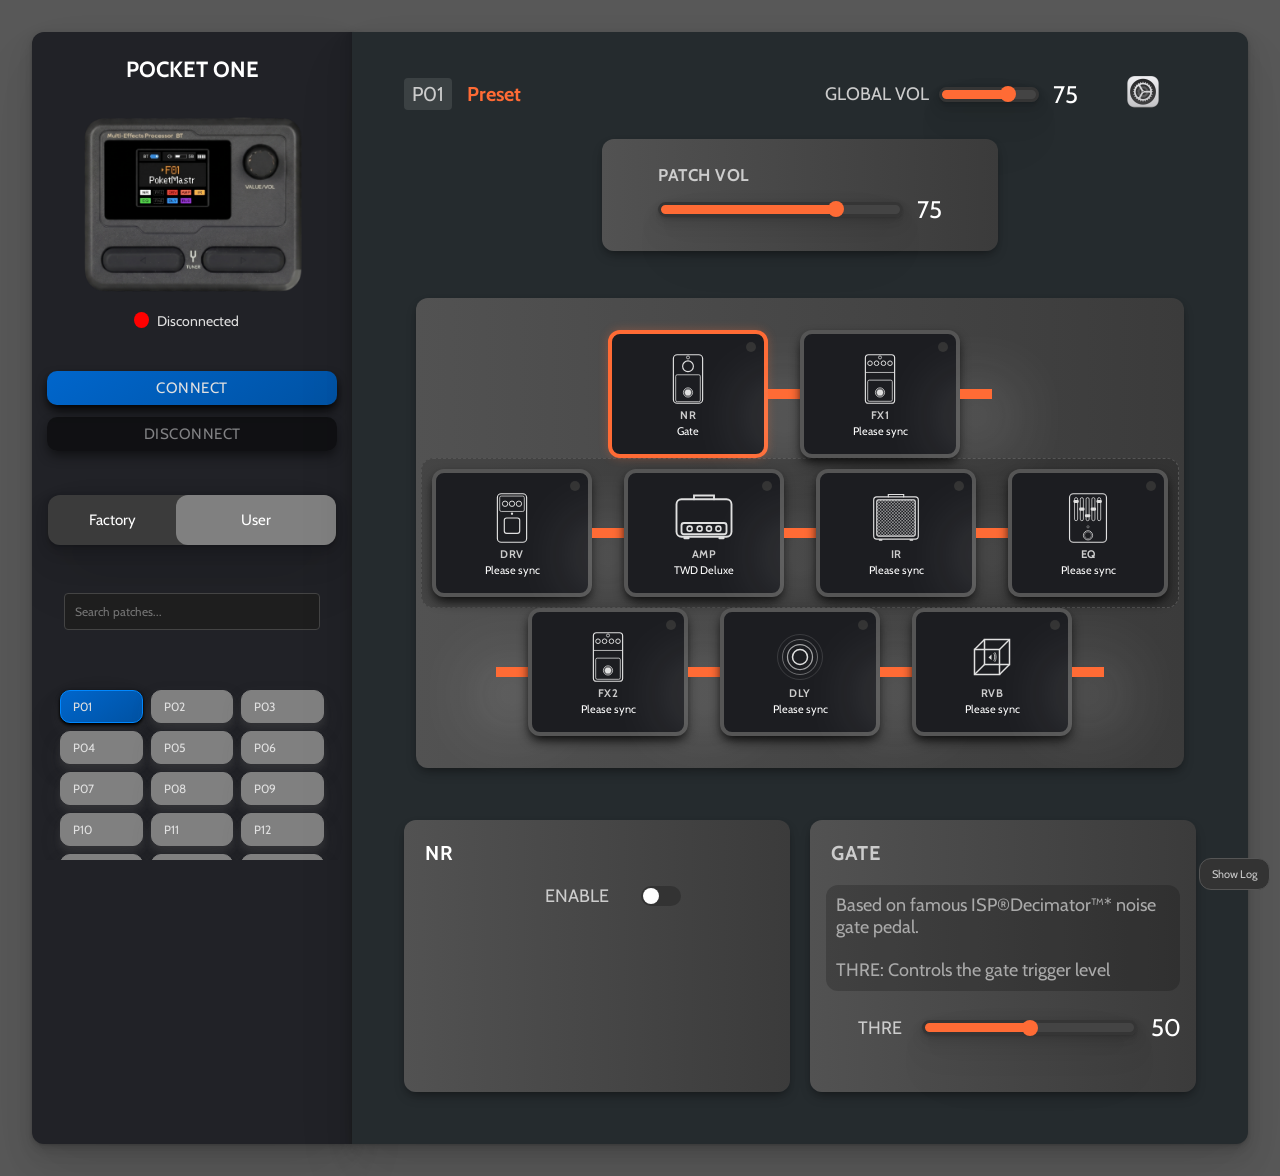
<file: index.html>
<!DOCTYPE html>
<html lang="en">
<head>
    <meta charset="UTF-8">
    <meta name="viewport" content="width=device-width, initial-scale=1.0">
    <link rel="stylesheet" href="style.css">
    <title>Pocket Edit</title>

</head>
<body>
    <div class="main-container">
        <div class="sidebar">
            <div class="sidebar-header">
                POCKET ONE
            </div>
            <img id="main-pedal" src="img/pedal_main.png" alt="Pedal utilizado">
                <div class="connection-status">
                    <div id="statusDot" class="status-dot"></div>
                    <span id="statusText">Disconnected</span>
                </div>
            <div class="connection-panel">
                <button id="connectBtn" class="btn btn-primary">Connect</button>
                <button id="disconnectBtn" class="btn" disabled>Disconnect</button>
            </div>

            <div class="patch-list">
                 <div class="patch-tabs">
                    <button id="factoryTabBtn" class="patch-tab-btn">Factory</button>
                    <button id="userTabBtn" class="patch-tab-btn active">User</button>
                </div>
                <div class="patch-search-container">
                    <input type="text" id="patchSearchInput" placeholder="Search patches...">
                </div>
                <div id="patchListContainer" class="patch-items-container">
                    </div>
            </div>
        </div>

        <div class="main-content">
            <div id="editor-container" style="display: none; height: 100%; flex-direction: column; flex: 1;">
                <div class="top-bar">
                <div class="patch-info">
                    <div class="patch-number" id="patchNumber"></div>
                    <div class="patch-name" id="patchName"></div>
                </div>

                <div style="display: flex; align-items: center;">
                    <div class="global-volume-control">
                        <div class="control-label">Global Vol</div>
                        <div class="slider-container">
                            <input type="range" min="0" max="100" value="75" class="slider" data-global-param="globalVolume">
                            <span class="slider-value">75</span>
                        </div>
                    </div>

                    <button id="advancedSettingsBtn" class="settings-btn"> 
                        <img id="settings-button" src="img/settings.png" alt="settings"> 
                    </button>
                </div>
            </div>

            <div class="patch-volume-container">
                <div class="patch-volume-module">
                    <div class="module-name">Patch Vol</div>
                    <div class="slider-container">
                        <input type="range" min="0" max="100" value="75" class="slider" data-global-param="presetVolume">
                        <span class="slider-value">75</span>
                    </div>
                </div>
            </div>

            <div class="signal-chain">
                <div class="chain-flow">
                    <div class="chain-module" data-module-id="0" draggable="true">
                        <svg class="module-icon" width="80" height="130" viewBox="0 0 80 130" fill="none" xmlns="http://www.w3.org/2000/svg">
                        <rect x="2" y="2" width="76" height="126" rx="10" stroke="currentColor" stroke-width="3"/>
                        <circle cx="40" cy="32" r="14" stroke="currentColor" stroke-width="3"/>
                        <circle cx="40" cy="100" r="8" fill="currentColor" stroke-width="2"/>
                        <circle cx="40" cy="100" r="9" stroke="currentColor"/>
                        <circle cx="40" cy="100" r="12" stroke="currentColor" stroke-width="2"/>
                        <rect x="8" y="54" width="64" height="70" rx="4" stroke="currentColor" stroke-width="2"/>
                        <circle cx="40" cy="9" r="4" stroke="currentColor" stroke-width="2"/>
                        </svg>
                        <div class="module-status" id="module-status-0"></div>
                        <div class="module-name">NR</div>
                        <div class="module-type">Noise Gate</div>
                    </div>
                    <div class="chain-connector"></div>
                    <div class="chain-module" data-module-id="1" draggable="true">
                        <svg class="module-icon" width="80" height="130" viewBox="0 0 80 130" fill="none" xmlns="http://www.w3.org/2000/svg">
                        <path d="M2 10C2 5.58172 5.58172 2 10 2H70C74.4183 2 78 5.58172 78 10V120C78 124.418 74.4183 128 70 128H10C5.58172 128 2 124.418 2 120V10Z" stroke="currentColor" stroke-width="3"/>
                        <line x1="2" y1="48" x2="78" y2="48" stroke="currentColor" stroke-width="2"/>
                        <circle cx="14" cy="24" r="6" stroke="currentColor" stroke-width="2.5"/>
                        <circle cx="31" cy="24" r="6" stroke="currentColor" stroke-width="2.5"/>
                        <circle cx="49" cy="24" r="6" stroke="currentColor" stroke-width="2.5"/>
                        <circle cx="66" cy="24" r="6" stroke="currentColor" stroke-width="2.5"/>
                        <circle cx="40" cy="100" r="8" fill="currentColor" stroke-width="2"/>
                        <circle cx="40" cy="100" r="9" stroke="currentColor"/>
                        <circle cx="40" cy="100" r="12" stroke="currentColor" stroke-width="2"/>
                        <rect x="8" y="68" width="64" height="55" rx="4" stroke="currentColor" stroke-width="2"/>
                        <circle cx="40" cy="9" r="4" stroke="currentColor" stroke-width="2"/>
                        </svg>
                        <div class="module-status" id="module-status-1"></div>
                        <div class="module-name">FX1</div>
                        <div class="module-type">Please sync</div>
                    </div>
                    <div class="chain-connector"></div>

                    <div id="fixed-chain-block" draggable="false">
                        <div class="chain-module" data-module-id="2" data-is-fixed="true">
                            <svg class="module-icon" width="80" height="130" viewBox="0 0 80 130" fill="none" xmlns="http://www.w3.org/2000/svg">
                            <rect x="2" y="2" width="76" height="126" rx="10" stroke="currentColor" stroke-width="3"/>
                            <rect x="8" y="8" width="64" height="40" rx="4" stroke="currentColor" stroke-width="2"/>
                            <circle cx="22" cy="28" r="7" stroke="currentColor" stroke-width="2.5"/>
                            <circle cx="40" cy="28" r="7" stroke="currentColor" stroke-width="2.5"/>
                            <circle cx="58" cy="28" r="7" stroke="currentColor" stroke-width="2.5"/>
                            <rect x="20" y="65" width="40" height="40" rx="6" stroke="currentColor" stroke-width="3"/>
                            <circle cx="40" cy="54" r="3" fill="currentColor"/>
                            </svg>
                            <div class="module-status" id="module-status-2"></div><div class="module-name">DRV</div><div class="module-type">Please sync</div>
                        </div>
                        <div class="chain-connector"></div>
                        <div class="chain-module" data-module-id="3" data-is-fixed="true">
                            <svg class="module-icon" width="92" height="80" viewBox="0 0 92 80" fill="none" xmlns="http://www.w3.org/2000/svg">
                                  <rect x="2" y="10" width="88" height="60" rx="8" stroke="currentColor" stroke-width="3"/>
                                  <rect x="10" y="48" width="72" height="18" rx="4" stroke="currentColor" stroke-width="3"/>
                                  <circle cx="23" cy="57" r="4" stroke="currentColor" stroke-width="2.5"/>
                                  <circle cx="39" cy="57" r="4" stroke="currentColor" stroke-width="2.5"/>
                                  <circle cx="54" cy="57" r="4" stroke="currentColor" stroke-width="2.5"/>
                                  <circle cx="69" cy="57" r="4" stroke="currentColor" stroke-width="2.5"/>
                                  <path d="M30 10 V4 H62 V10" stroke="currentColor" stroke-width="3" stroke-linecap="round"/>
                                  <rect x="13" y="70" width="10" height="4" rx="2" fill="currentColor"/>
                                  <rect x="69" y="70" width="10" height="4" rx="2" fill="currentColor"/>
                                </svg>
                            <div class="module-status" id="module-status-3"></div><div class="module-name">AMP</div><div class="module-type">Please sync</div>
                        </div>
                        <div class="chain-connector"></div>
                        <div class="chain-module" data-module-id="4" data-is-fixed="true">
                            <svg class="module-icon" width="120" height="130" viewBox="0 0 120 130" fill="none" xmlns="http://www.w3.org/2000/svg">
                            <defs>
                            <pattern id="meshPattern" patternUnits="userSpaceOnUse" width="8" height="8">
                            <path d="M0 0L8 8ZM8 0L0 8Z" stroke="currentColor" stroke-width="0.75"/>
                            </pattern>
                            </defs>
                            <rect x="2" y="10" width="116" height="110" rx="8" stroke="currentColor" stroke-width="3"/>
                            <rect x="10" y="18" width="100" height="94" rx="4" fill="url(#meshPattern)"/>
                            <rect x="10" y="18" width="100" height="94" rx="4" stroke="currentColor" stroke-width="3"/>
                            <path d="M40 10 V4 H80 V10" stroke="currentColor" stroke-width="3" stroke-linecap="round"/>
                            <rect x="15" y="120" width="10" height="4" rx="2" fill="currentColor"/>
                            <rect x="95" y="120" width="10" height="4" rx="2" fill="currentColor"/>
                            </svg>
                            <div class="module-status" id="module-status-4"></div><div class="module-name">IR</div><div class="module-type">Please sync</div>
                        </div>
                        <div class="chain-connector"></div>
                        <div class="chain-module" data-module-id="5" data-is-fixed="true">
                            <svg class="module-icon" width="100" height="130" viewBox="0 0 100 130" fill="none" xmlns="http://www.w3.org/2000/svg">
                            <rect x="2" y="2" width="96" height="126" rx="10" stroke="currentColor" stroke-width="3"/>
                            <rect x="15" y="12" width="8" height="60" rx="4" stroke="currentColor" stroke-width="2"/>
                            <rect x="30" y="12" width="8" height="60" rx="4" stroke="currentColor" stroke-width="2"/>
                            <rect x="45" y="12" width="8" height="60" rx="4" stroke="currentColor" stroke-width="2"/>
                            <rect x="60" y="12" width="8" height="60" rx="4" stroke="currentColor" stroke-width="2"/>
                            <rect x="75" y="12" width="8" height="60" rx="4" stroke="currentColor" stroke-width="2"/>
                            <rect x="12" y="18" width="14" height="8" rx="3" fill="currentColor"/>
                            <rect x="27" y="38" width="14" height="8" rx="3" fill="currentColor"/>
                            <rect x="42" y="55" width="14" height="8" rx="3" fill="currentColor"/>
                            <rect x="57" y="38" width="14" height="8" rx="3" fill="currentColor"/>
                            <rect x="72" y="18" width="14" height="8" rx="3" fill="currentColor"/>
                            <circle cx="50" cy="88" r="3" stroke="currentColor"/>
                            <circle cx="50" cy="110" r="9" stroke="currentColor"/>
                            <circle cx="50" cy="110" r="12" stroke="currentColor" stroke-width="2"/>
                            </svg>
                            <div class="module-status" id="module-status-5"></div><div class="module-name">EQ</div><div class="module-type">Please sync</div>
                        </div>
                    </div>
                    <div class="chain-connector"></div>

                    <div class="chain-module" data-module-id="6" draggable="true">
                        <svg class="module-icon" width="80" height="130" viewBox="0 0 80 130" fill="none" xmlns="http://www.w3.org/2000/svg">
                        <path d="M2 10C2 5.58172 5.58172 2 10 2H70C74.4183 2 78 5.58172 78 10V120C78 124.418 74.4183 128 70 128H10C5.58172 128 2 124.418 2 120V10Z" stroke="currentColor" stroke-width="3"/>
                        <line x1="2" y1="48" x2="78" y2="48" stroke="currentColor" stroke-width="2"/>
                        <circle cx="14" cy="24" r="6" stroke="currentColor" stroke-width="2.5"/>
                        <circle cx="31" cy="24" r="6" stroke="currentColor" stroke-width="2.5"/>
                        <circle cx="49" cy="24" r="6" stroke="currentColor" stroke-width="2.5"/>
                        <circle cx="66" cy="24" r="6" stroke="currentColor" stroke-width="2.5"/>
                        <circle cx="40" cy="100" r="8" fill="currentColor" stroke-width="2"/>
                        <circle cx="40" cy="100" r="9" stroke="currentColor"/>
                        <circle cx="40" cy="100" r="12" stroke="currentColor" stroke-width="2"/>
                        <rect x="8" y="68" width="64" height="55" rx="4" stroke="currentColor" stroke-width="2"/>
                        <circle cx="40" cy="9" r="4" stroke="currentColor" stroke-width="2"/>
                        </svg>
                        <div class="module-status" id="module-status-6"></div>
                        <div class="module-name">FX2</div>
                        <div class="module-type">Please sync</div>
                    </div>
                    <div class="chain-connector"></div>
                    <div class="chain-module" data-module-id="7" draggable="true">
                        <svg class="module-icon" width="100" height="100" viewBox="0 0 100 100" fill="none" xmlns="http://www.w3.org/2000/svg">
                        <circle cx="50" cy="50" r="15" stroke="currentColor" stroke-width="3"/>
                        <circle cx="50" cy="50" r="25" stroke="currentColor" stroke-width="2.5" stroke-opacity="0.7"/>
                        <circle cx="50" cy="50" r="35" stroke="currentColor" stroke-width="2" stroke-opacity="0.4"/>
                        <circle cx="50" cy="50" r="45" stroke="currentColor" stroke-width="1.5" stroke-opacity="0.2"/>
                        </svg>
                        <div class="module-status" id="module-status-7"></div>
                        <div class="module-name">DLY</div>
                        <div class="module-type">Please sync</div>
                    </div>
                    <div class="chain-connector"></div>
                    <div class="chain-module" data-module-id="8" draggable="true">
                        <svg class="module-icon" width="100" height="100" viewBox="0 0 100 100" fill="none" xmlns="http://www.w3.org/2000/svg">
                        <rect x="15" y="35" width="50" height="50" stroke="currentColor" stroke-width="3"/>
                        <rect x="35" y="15" width="50" height="50" stroke="currentColor" stroke-width="3"/>
                        <line x1="15" y1="35" x2="35" y2="15" stroke="currentColor" stroke-width="3"/>
                        <line x1="65" y1="35" x2="85" y2="15" stroke="currentColor" stroke-width="3"/>
                        <line x1="15" y1="85" x2="35" y2="65" stroke="currentColor" stroke-width="3"/>
                        <line x1="65" y1="85" x2="85" y2="65" stroke="currentColor" stroke-width="3"/>
                        <path d="M43 51 L49 45 L49 56 Z" fill="currentColor"/>
                        <path d="M54 43 C 56 45, 56 55, 54 57" stroke="currentColor" stroke-width="1.5" stroke-linecap="round"/>
                        <path d="M56 41 C 59 45, 59 55, 56 59" stroke="currentColor" stroke-width="1.5" stroke-linecap="round"/>
                        </svg>
                        <div class="module-status" id="module-status-8"></div>
                        <div class="module-name">RVB</div>
                        <div class="module-type">Please sync</div>
                    </div>
                    <div class="chain-connector"></div>
                    <div id="chain-terminator"></div>
                </div>
            </div>


            <div class="effects-panel">
                <div class="effect-controls" id="module-controls-0">
                    <div class="control-section">
                        <h4 class="module-title">...</h4>
                        <div class="control-row">
                            <div class="control-label">Enable</div>
                            <div class="toggle-switch" id="module-enable-0"></div>
                        </div>
                    </div>
                    <div class="control-section" id="module-params-0"></div>
                </div>

                <div class="effect-controls" id="module-controls-1">
                    <div class="control-section">
                        <h4 class="module-title">...</h4>
                        <div class="control-row">
                            <div class="control-label">Enable</div>
                            <div class="toggle-switch" id="module-enable-1"></div>
                        </div>
                        <div class="control-row">
                            <div class="control-label">Type</div>
                            <select class="dropdown-select" id="module-type-1"></select>
                        </div>
                    </div>
                    <div class="control-section" id="module-params-1"></div>
                </div>

                 <div class="effect-controls" id="module-controls-6">
                    <div class="control-section">
                        <h4 class="module-title">...</h4>
                        <div class="control-row">
                            <div class="control-label">Enable</div>
                            <div class="toggle-switch" id="module-enable-6"></div>
                        </div>
                        <div class="control-row">
                            <div class="control-label">Type</div>
                            <select class="dropdown-select" id="module-type-6"></select>
                        </div>
                    </div>
                    <div class="control-section" id="module-params-6"></div>
                </div>

                <div class="effect-controls" id="module-controls-2">
                    <div class="control-section">
                        <h4 class="module-title">...</h4>
                        <div class="control-row">
                            <div class="control-label">Enable</div>
                            <div class="toggle-switch" id="module-enable-2"></div>
                        </div>
                        <div class="control-row">
                            <div class="control-label">Type</div>
                            <select class="dropdown-select" id="module-type-2"></select>
                        </div>
                    </div>
                    <div class="control-section" id="module-params-2"></div>
                </div>

                <div class="effect-controls" id="module-controls-3">
                    <div class="control-section">
                        <h4 class="module-title">...</h4>
                        <div class="control-row">
                            <div class="control-label">Enable</div>
                            <div class="toggle-switch" id="module-enable-3"></div>
                        </div>
                        <div class="control-row">
                            <div class="control-label">Clone Mode</div>
                            <div class="toggle-switch" id="amp-clone-mode"></div>
                        </div>
                        <div class="control-row">
                            <div class="control-label">Model</div>
                            <select class="dropdown-select" id="module-type-3"></select>
                        </div>
                    </div>
                    <div class="control-section" id="module-params-3"></div>
                </div>

                <div class="effect-controls" id="module-controls-4">
                    <div class="control-section">
                        <h4 class="module-title">...</h4>
                        <div class="control-row">
                            <div class="control-label">Enable</div>
                            <div class="toggle-switch" id="module-enable-4"></div>
                        </div>
                        <div class="control-row">
                            <div class="control-label">Cabinet</div>
                            <select class="dropdown-select" id="module-type-4"></select>
                        </div>
                    </div>
                     <div class="control-section" id="module-params-4"></div>
                </div>

                <div class="effect-controls" id="module-controls-5">
                    <div class="control-section">
                        <h4 class="module-title">...</h4>
                        <div class="control-row">
                            <div class="control-label">Enable</div>
                            <div class="toggle-switch" id="module-enable-5"></div>
                        </div>
                         <div class="control-row">
                            <div class="control-label">Type</div>
                            <select class="dropdown-select" id="module-type-5"></select>
                        </div>
                    </div>
                    <div class="control-section" id="module-params-5"></div>
                </div>

                <div class="effect-controls" id="module-controls-7">
                    <div class="control-section">
                        <h4 class="module-title">...</h4>
                        <div class="control-row">
                            <div class="control-label">Enable</div>
                            <div class="toggle-switch" id="module-enable-7"></div>
                        </div>
                        <div class="control-row">
                            <div class="control-label">Type</div>
                            <select class="dropdown-select" id="module-type-7"></select>
                        </div>
                    </div>
                    <div class="control-section" id="module-params-7"></div>
                </div>

                <div class="effect-controls" id="module-controls-8">
                    <div class="control-section">
                        <h4 class="module-title">...</h4>
                        <div class="control-row">
                            <div class="control-label">Enable</div>
                            <div class="toggle-switch" id="module-enable-8"></div>
                        </div>
                        <div class="control-row">
                            <div class="control-label">Type</div>
                            <select class="dropdown-select" id="module-type-8"></select>
                        </div>
                    </div>
                    <div class="control-section" id="module-params-8"></div>
                </div>
            </div>
            </div>
        </div>
    </div>
    <div id="advancedSettingsPanel" class="advanced-settings-panel">
    <h4>Advanced Settings</h4>

    <div class="control-row">
        <div class="control-label">Input Lvl</div>
        <div class="slider-container">
            <input type="range" min="-20" max="20" value="0" step="1" class="slider" data-global-param="inputLevel">
            <span class="slider-value">0dB</span>
        </div>
    </div>

    <div class="control-row">
        <div class="control-label">FX REC Lvl</div>
        <div class="slider-container">
            <input type="range" min="-20" max="20" value="0" step="1" class="slider" data-global-param="fxRecLevel">
            <span class="slider-value">0dB</span>
        </div>
    </div>

    <div class="control-row">
        <div class="control-label">BT REC Lvl</div>
        <div class="slider-container">
            <input type="range" min="-20" max="20" value="0" step="1" class="slider" data-global-param="btRecLevel">
            <span class="slider-value">0dB</span>
        </div>
    </div>

    <div class="control-row">
        <div class="control-label">Mon Lvl</div>
        <div class="slider-container">
            <input type="range" min="-20" max="20" value="0" step="1" class="slider" data-global-param="monitorLevel">
            <span class="slider-value">0dB</span>
        </div>
    </div>
    <button id="savePresetBtn" class="btn" style="margin-top: 20px;">Save Current Preset</button>
    <button id="exportPresetBtn" class="btn" style="margin-top: 10px;">Export Preset</button>
    <button id="importPresetBtn" class="btn" style="margin-top: 10px;">Import Preset</button>
    <input type="file" id="presetFileInput" accept=".json" style="display: none;">
</div>
    <div class="log-toggle" id="logToggle">Show Log</div>
    <div class="log-panel" id="logPanel">
        <div class="log-header">
            <h4>Communication Log</h4>
            <button class="btn" id="clearLogBtn" style="padding: 4px 8px; font-size: 10px; width: auto;">Clear</button>
        </div>
        <div class="debug-buttons-panel">
            <button id="syncPresetNamesBtn" class="btn" disabled>Sync Preset Names</button>
            <button id="syncModulesBtn" class="btn" disabled>Sync Modules</button>
            <button id="syncUserIRsBtn" class="btn" disabled>Sync User IRs</button>
            <button id="syncCloneAmpsBtn" class="btn" disabled>Sync Clone Amps</button>
            <button id="syncGlobalsBtn" class="btn" disabled>Sync Global Settings</button>
        </div>
        <div class="manual-command-panel">
            <input type="text" id="manualCommandInput" placeholder="Enter hex command...">
            <button id="sendManualCommandBtn" class="btn">Send</button>
        </div>
        <div class="log-content" id="logContent"></div>
    </div>

    <div id="saveModal" class="advanced-settings-panel" style="top: 50%; left: 50%; transform: translate(-50%, -50%); width: 400px;">
    <h4>Save Preset</h4>
    <div class="control-row">
        <div class="control-label">Name</div>
        <input type="text" id="presetNameInput" maxlength="10">
    </div>
    <div class="control-row">
        <div class="control-label">Save to Slot</div>
        <input type="number" id="presetNumberInput" min="1" max="50">
    </div>
    <div style="display: flex; gap: 10px; margin-top: 15px;">
        <button id="cancelSaveBtn" class="btn">Cancel</button>
        <button id="confirmSaveBtn" class="btn btn-primary">Confirm & Save</button>
    </div>
</div>

<div id="lockingOverlay" style="display: none; position: fixed; top: 0; left: 0; width: 100%; height: 100%; background: rgba(0,0,0,0.8); z-index: 2000; justify-content: center; align-items: center; text-align: center; color: white; font-size: 1.2em;">
    <div>
        <p>Trying to save preset...</p>
        <p style="font-size: 0.8em; color: #aaa; margin-top: 5px;">This could take up to 2 minutes!</p>
    </div>
</div>

<!-- USB MIDI Device Selection Modal -->
<div id="usbMidiModal" class="advanced-settings-panel" style="top: 50%; left: 50%; transform: translate(-50%, -50%); width: 450px; display: none;">
    <h4>Select USB MIDI Device</h4>
    <div style="margin: 20px 0;">
        <p style="color: #ccc; font-size: 12px; margin-bottom: 15px;">Found USB MIDI devices. Please select one pair (input and output):</p>
        <div id="usbDeviceList" style="background: #1e1e1e; border: 1px solid #444; border-radius: 4px; max-height: 250px; overflow-y: auto; margin-bottom: 15px;">
            <!-- Device pairs will be populated here -->
        </div>
    </div>
    <div style="display: flex; gap: 10px; margin-top: 15px;">
        <button id="cancelUsbBtn" class="btn">Cancel (Use BLE)</button>
        <button id="confirmUsbBtn" class="btn btn-primary" disabled>Connect via USB</button>
    </div>
</div>
  <script src="script.js"></script>
</body>
</html>
</file>
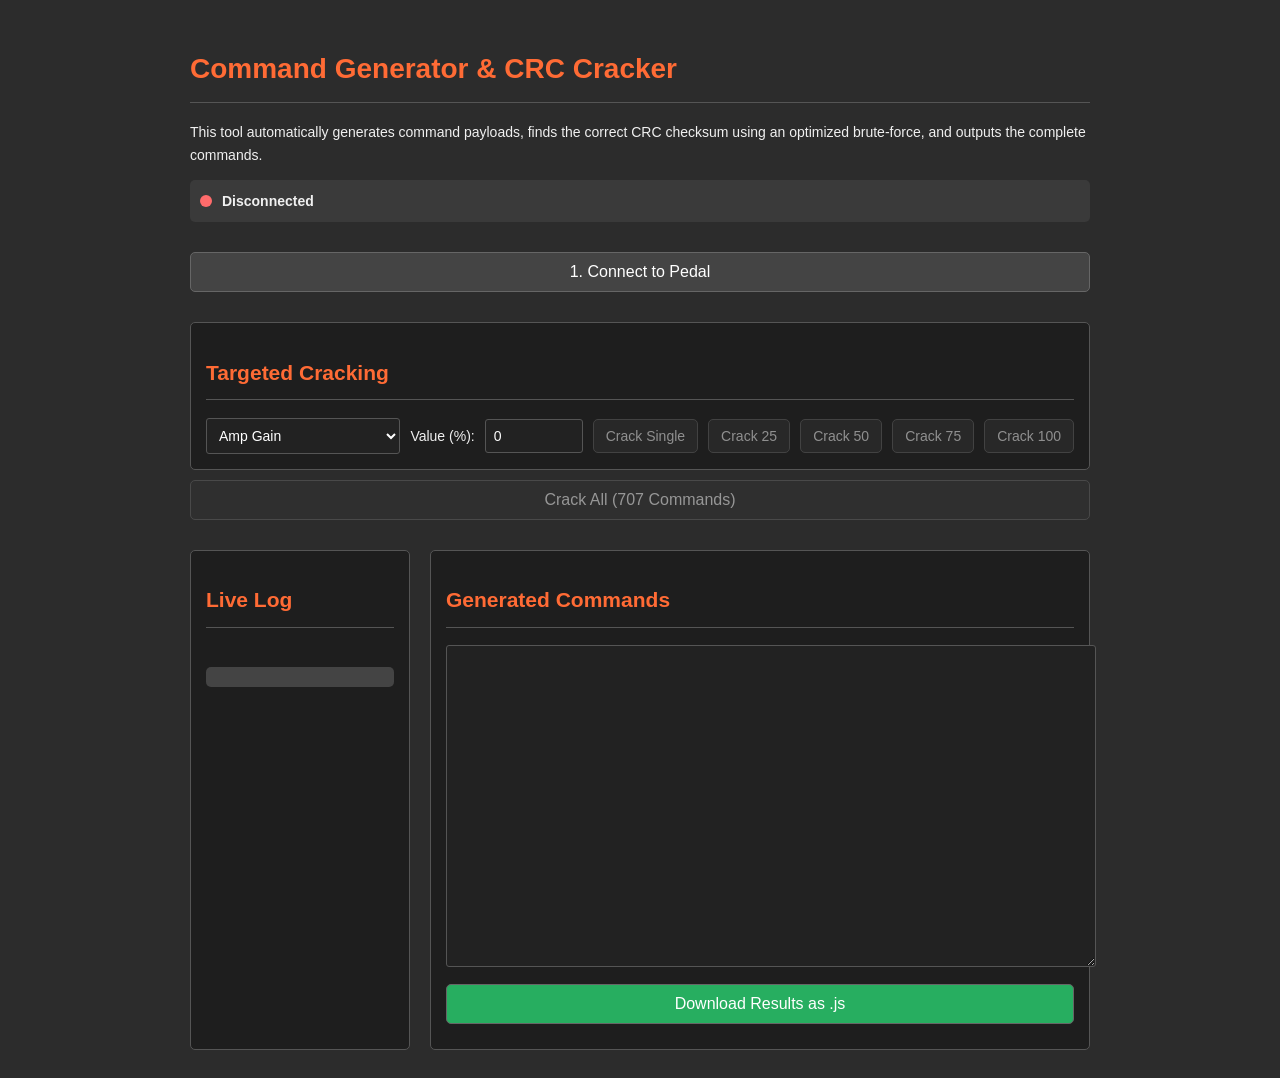
<file: tools/bruteforcetools/ampparemeter.html>
<!DOCTYPE html>
<html lang="en">
<head>
    <meta charset="UTF-8">
    <title>Sonicake Command Generator & CRC Cracker</title>
    <meta name="viewport" content="width=device-width, initial-scale=1.0">
    <style>
        body { font-family: -apple-system, BlinkMacSystemFont, "Segoe UI", Roboto, Helvetica, Arial, sans-serif, "Apple Color Emoji", "Segoe UI Emoji", "Segoe UI Symbol"; background-color: #2c2c2c; color: #f0f0f0; padding: 20px; font-size: 14px; line-height: 1.6; }
        .container { max-width: 900px; margin: 0 auto; }
        h1, h2 { color: #ff6b35; border-bottom: 1px solid #555; padding-bottom: 10px; }
        button { padding: 10px 15px; font-size: 16px; margin: 10px 0; border-radius: 5px; border: 1px solid #666; background-color: #444; color: white; cursor: pointer; width: 100%; transition: background-color 0.2s; }
        button:disabled { background-color: #333; opacity: 0.5; cursor: not-allowed; }
        button:hover:not(:disabled) { background-color: #555; }
        #stopBtn { background-color: #c0392b; }
        #stopBtn:hover:not(:disabled) { background-color: #e74c3c; }
        #downloadBtn { background-color: #27ae60; }
        #downloadBtn:hover:not(:disabled) { background-color: #2ecc71; }
        .log-panel, .results-panel, .controls-panel { background-color: #1e1e1e; border: 1px solid #555; border-radius: 5px; padding: 15px; margin-top: 20px; }
        #log, #results { width: 100%; height: 300px; overflow-y: scroll; font-family: 'SF Mono', 'Consolas', 'Menlo', monospace; font-size: 12px; white-space: pre; word-break: break-all; }
        .log-sent { color: #87cefa; }
        .log-received { color: #98fb98; }
        .log-error { color: #ff6b6b; }
        .log-info { color: #f0e68c; }
        .log-success { color: #32cd32; font-weight: bold; }
        .status-bar { display: flex; align-items: center; gap: 10px; background-color: #3a3a3a; padding: 10px; border-radius: 5px; margin-bottom: 20px; }
        #status-dot { width: 12px; height: 12px; border-radius: 50%; background-color: #ff6b6b; transition: background-color 0.3s; }
        #status-dot.connected { background-color: #32cd32; }
        #status-text { font-weight: bold; }
        #progress-bar-container { width: 100%; background-color: #444; border-radius: 5px; overflow: hidden; height: 20px; margin-top: 10px; }
        #progress-bar { width: 0%; height: 100%; background-color: #ff6b35; transition: width 0.1s linear; }
        #time-estimate { font-size: 12px; color: #aaa; text-align: center; margin-bottom: 8px; height: 1em; }
        .grid { display: grid; grid-template-columns: 1fr 3fr; gap: 20px; } /* Log is 1/4, Results is 3/4 */
        .test-controls { display: flex; flex-wrap: wrap; gap: 10px; align-items: center; }
        .test-controls select, .test-controls input { background-color: #222; border: 1px solid #555; color: white; padding: 8px; border-radius: 3px; font-size: 14px; }
        .test-controls select { flex-grow: 1; }
        .test-controls input { width: 80px; }
        .test-controls button { width: auto; font-size: 14px; padding: 8px 12px; margin: 0; }
        @media (max-width: 768px) { .grid { grid-template-columns: 1fr; } .test-controls { flex-direction: column; align-items: stretch; } .test-controls input { width: 100%; } }
    </style>
</head>
<body>
    <div class="container">
        <h1>Command Generator & CRC Cracker</h1>
        <p>This tool automatically generates command payloads, finds the correct CRC checksum using an optimized brute-force, and outputs the complete commands.</p>

        <div class="status-bar">
            <div id="status-dot"></div>
            <span id="status-text">Disconnected</span>
        </div>

        <button id="connectBtn">1. Connect to Pedal</button>

        <div class="controls-panel">
            <h2>Targeted Cracking</h2>
            <div class="test-controls">
                <select id="paramSelect"></select>
                <label for="startIndexInput">Value (%):</label>
                <input type="number" id="startIndexInput" min="0" max="100" value="0">
                <button id="crackSingleBtn" disabled>Crack Single</button>
                <button id="crack25Btn" disabled>Crack 25</button>
                <button id="crack50Btn" disabled>Crack 50</button>
                <button id="crack75Btn" disabled>Crack 75</button>
                <button id="crack100Btn" disabled>Crack 100</button>
            </div>
        </div>

        <button id="startBtn" disabled>Crack All (707 Commands)</button>
        <button id="stopBtn" style="display: none;">Stop Process</button>
        
        <div class="grid">
            <div class="log-panel">
                <h2>Live Log</h2>
                <div id="time-estimate"></div>
                <div id="progress-bar-container"><div id="progress-bar"></div></div>
                <div id="log"></div>
            </div>
            <div class="results-panel">
                <h2>Generated Commands</h2>
                <textarea id="results" readonly style="background-color: #222; border: 1px solid #555; color: white; padding: 10px; border-radius: 3px; resize: vertical;"></textarea>
                <button id="downloadBtn">Download Results as .js</button>
            </div>
        </div>
    </div>

    <script>
        // --- CONFIGURATION ---
        const SERVICE_UUID = '03b80e5a-ede8-4b33-a751-6ce34ec4c700';
        const CHARACTERISTIC_UUID = '7772e5db-3868-4112-a1a9-f2669d106bf3';
        const SUCCESS_ACK_CODE = "8080f00b02000100000003010400080000f7";
        const ACK_TIMEOUT = 200; 

        // --- DEVICE STATE ---
        let device = null;
        let characteristic = null;
        let currentAckResolver = null;
        let isCracking = false;

        // --- UI ELEMENTS ---
        const connectBtn = document.getElementById('connectBtn');
        const startBtn = document.getElementById('startBtn');
        const stopBtn = document.getElementById('stopBtn');
        const downloadBtn = document.getElementById('downloadBtn');
        const crackSingleBtn = document.getElementById('crackSingleBtn');
        const crack25Btn = document.getElementById('crack25Btn');
        const crack50Btn = document.getElementById('crack50Btn');
        const crack75Btn = document.getElementById('crack75Btn');
        const crack100Btn = document.getElementById('crack100Btn');
        const paramSelect = document.getElementById('paramSelect');
        const startIndexInput = document.getElementById('startIndexInput');
        const logElement = document.getElementById('log');
        const resultsElement = document.getElementById('results');
        const statusDot = document.getElementById('status-dot');
        const statusText = document.getElementById('status-text');
        const progressBar = document.getElementById('progress-bar');
        const timeEstimate = document.getElementById('time-estimate');

        // --- DATA MAPPING ---
        const PARAMETER_IDS = {
            'Amp Gain': '00', 'Amp Tone': '01', 'Amp VOL': '02',
            'Amp Bass': '03', 'Amp Middle': '04', 'Amp Treble': '05', 'Amp Gain2': '06'
        };

        const VALUE_MAP = [
            '00000000', '0800030f', '00000400', '04000400', '08000400', '0a000400', '0c000400', '0e000400', '00000401',
            '01000401', '02000401', '03000401', '04000401', '05000401', '06000401', '07000401', '08000401',
            '08080401', '09000401', '09080401', '0a000401', '0a080401', '0b000401', '0b080401', '0c000401',
            '0c080401', '0d000401', '0d080401', '0e000401', '0e080401', '0f000401', '0f080401', '00000402',
            '00040402', '00080402', '000c0402', '01000402', '01040402', '01080402', '010c0402', '02000402',
            '02040402', '02080402', '020c0402', '03000402', '03040402', '03080402', '030c0402', '04000402',
            '04040402', '04080402', '040c0402', '05000402', '05040402', '05080402', '050c0402', '06000402',
            '06040402', '06080402', '060c0402', '07000402', '07040402', '07080402', '070c0402', '08000402',
            '08020402', '08040402', '08060402', '08080402', '080a0402', '080c0402', '080e0402', '09000402',
            '09020402', '09040402', '09060402', '09080402', '090a0402', '090c0402', '090e0402', '0a000402',
            '0a020402', '0a040402', '0a060402', '0a080402', '0a0a0402', '0a0c0402', '0a0e0402', '0b000402',
            '0b020402', '0b040402', '0b060402', '0b080402', '0b0a0402', '0b0c0402', '0b0e0402', '0c000402',
            '0c020402', '0c040402', '0c060402', '0c080402'
        ];

        // --- LOGIC ---
        
        const MAX_LOG_ENTRIES = 25;
        function log(message, type = 'info') {
            if (logElement.childElementCount >= MAX_LOG_ENTRIES) {
                logElement.removeChild(logElement.firstElementChild);
            }
            const timestamp = new Date().toLocaleTimeString();
            const typeClass = `log-${type}`;
            const newEntry = document.createElement('span');
            newEntry.className = typeClass;
            newEntry.textContent = `[${timestamp}] ${message}\n`;
            logElement.appendChild(newEntry);
            logElement.scrollTop = logElement.scrollHeight;
        }

        function setControlsDisabled(disabled) {
            isCracking = disabled;
            startBtn.disabled = disabled;
            crackSingleBtn.disabled = disabled;
            crack25Btn.disabled = disabled;
            crack50Btn.disabled = disabled;
            crack75Btn.disabled = disabled;
            crack100Btn.disabled = disabled;
            paramSelect.disabled = disabled;
            startIndexInput.disabled = disabled;
            stopBtn.style.display = disabled ? 'block' : 'none';
        }

        function populateParamSelect() {
            for (const paramName in PARAMETER_IDS) {
                const option = document.createElement('option');
                option.value = paramName;
                option.textContent = paramName;
                paramSelect.appendChild(option);
            }
        }
        populateParamSelect();

        connectBtn.addEventListener('click', async () => {
            if (!navigator.bluetooth) {
                log('Web Bluetooth is not supported in this browser.', 'error');
                return;
            }
            try {
                log('Requesting Bluetooth device...', 'sent');
                device = await navigator.bluetooth.requestDevice({ filters: [{ services: [SERVICE_UUID] }] });
                log(`Connecting to ${device.name || 'Unknown Device'}...`, 'sent');
                device.addEventListener('gattserverdisconnected', onDisconnected);
                const server = await device.gatt.connect();
                const service = await server.getPrimaryService(SERVICE_UUID);
                characteristic = await service.getCharacteristic(CHARACTERISTIC_UUID);
                await characteristic.startNotifications();
                characteristic.addEventListener('characteristicvaluechanged', handleNotification);
                
                statusDot.classList.add('connected');
                statusText.textContent = `Connected to ${device.name}`;
                log('Device connected successfully!', 'success');
                connectBtn.disabled = true;
                setControlsDisabled(false);
            } catch (error) {
                log(`Connection failed: ${error.message}`, 'error');
            }
        });

        function onDisconnected() {
            log('Device disconnected.', 'error');
            statusDot.classList.remove('connected');
            statusText.textContent = 'Disconnected';
            connectBtn.disabled = false;
            setControlsDisabled(true);
            device = null;
            characteristic = null;
        }

        async function writeCommand(commandString) {
            if (!characteristic) return;
            try {
                const hexBytes = commandString.match(/.{1,2}/g).map(byte => parseInt(byte, 16));
                const command = new Uint8Array(hexBytes);
                await characteristic.writeValueWithoutResponse(command);
            } catch (error) {
                log(`Error sending command: ${error.message}`, 'error');
            }
        }

        function handleNotification(event) {
            const data = new Uint8Array(event.target.value.buffer);
            const hexString = Array.from(data).map(b => b.toString(16).padStart(2, '0')).join('');
            if (currentAckResolver && hexString.toLowerCase() === SUCCESS_ACK_CODE) {
                currentAckResolver(true);
            }
        }
        
        function waitForAck() {
            return new Promise((resolve) => {
                let resolved = false;
                const resolver = (success) => {
                    if (!resolved) {
                        resolved = true;
                        currentAckResolver = null;
                        clearTimeout(timeout);
                        resolve(success);
                    }
                };
                currentAckResolver = resolver;
                const timeout = setTimeout(() => resolver(false), ACK_TIMEOUT);
            });
        }

        async function findCorrectChecksum(payload) {
            for (let x = 0; x < 16; x++) {
                for (let y = 0; y < 16; y++) {
                    if (!isCracking) return null;
                    const checksum = `0${x.toString(16)}0${y.toString(16)}`;
                    const testCommand = `8080f0${checksum}${payload}f7`;
                    
                    log(`> Trying: ${testCommand}`, 'sent');
                    
                    await writeCommand(testCommand);
                    const wasSuccessful = await waitForAck();

                    if (wasSuccessful) {
                        return checksum.toUpperCase();
                    }
                }
            }
            return null;
        }

        function formatTime(ms) {
            if (ms === Infinity || isNaN(ms) || ms < 0) return '...';
            const totalSeconds = Math.round(ms / 1000);
            const minutes = Math.floor(totalSeconds / 60);
            const seconds = totalSeconds % 60;
            return `${minutes}m ${seconds.toString().padStart(2, '0')}s`;
        }

        async function startCrackingProcess(paramsToCrack, startIndex = 0) {
            setControlsDisabled(true);
            resultsElement.value = '';
            log('--- Starting Command Generation Process ---', 'info');

            let totalCommandsToCrack = 0;
            let isFirstParam = true;
            for (const paramName in paramsToCrack) {
                const loopStart = isFirstParam ? startIndex : 0;
                let count = paramsToCrack[paramName].count;
                // Clamp count to the max length of VALUE_MAP to prevent errors
                if (count > VALUE_MAP.length) {
                    count = VALUE_MAP.length;
                }
                totalCommandsToCrack += (count - loopStart);
                isFirstParam = false;
            }

            const worstCaseTime = 256 * ACK_TIMEOUT * totalCommandsToCrack;
            timeEstimate.textContent = `Est. Time Remaining: ${formatTime(worstCaseTime)}`;

            let commandsGenerated = 0;
            let timeSamples = [];
            let avgTimePerCommand = 256 * ACK_TIMEOUT;
            isFirstParam = true;

            for (const paramName in paramsToCrack) {
                const { id: paramId } = paramsToCrack[paramName];
                let count = paramsToCrack[paramName].count;
                 // Clamp count again for the loop
                if (count > VALUE_MAP.length) {
                    count = VALUE_MAP.length;
                }
                
                resultsElement.value += `// --- ${paramName} ---\n`;
                
                const loopStartIndex = isFirstParam ? startIndex : 0;
                isFirstParam = false;

                for (let i = loopStartIndex; i < count; i++) {
                    if (!isCracking) {
                        log('Process stopped by user.', 'error');
                        setControlsDisabled(false);
                        timeEstimate.textContent = '';
                        return;
                    }
                    const valueBlock = VALUE_MAP[i];
                    if (!valueBlock) {
                        log(`Value map missing for index ${i}`, 'error');
                        continue;
                    }
                    const payload = `00010000000E01010408000300000000000000${paramId}00000000000000000000${valueBlock}`;

                    
                    log(`Cracking: ${paramName} - Value ${i}%...`, 'info');
                    
                    const crackStartTime = performance.now();
                    const checksum = await findCorrectChecksum(payload);
                    const crackEndTime = performance.now();

                    if (checksum) {
                        const duration = crackEndTime - crackStartTime;
                        timeSamples.push(duration);

                        const currentOverallAvg = timeSamples.reduce((a, b) => a + b, 0) / timeSamples.length;
                        if (timeSamples.length % 5 === 0 && timeSamples.length >= 5) {
                            const last5Avg = timeSamples.slice(-5).reduce((a, b) => a + b, 0) / 5;
                            avgTimePerCommand = (currentOverallAvg * 0.7) + (last5Avg * 0.3);
                        } else {
                            avgTimePerCommand = currentOverallAvg;
                        }

                        const fullCommand = `8080f0${checksum}${payload}f7`;
                        const resultLine = `'${paramName} ${i}%': '${fullCommand}',\n`;
                        resultsElement.value += resultLine;
                        log(`Found CRC: ${checksum} for ${paramName} ${i}% in ${Math.round(duration)}ms`, 'success');
                    } else {
                        const resultLine = `'${paramName} ${i}%': 'ERROR: CRC NOT FOUND',\n`;
                        resultsElement.value += resultLine;
                        log(`Failed to find CRC for ${paramName} ${i}%`, 'error');
                        if (!isCracking) break;
                    }
                    
                    commandsGenerated++;
                    const remainingCommands = totalCommandsToCrack - commandsGenerated;
                    const estimatedTimeRemaining = remainingCommands * avgTimePerCommand;
                    timeEstimate.textContent = `Est. Time Remaining: ${formatTime(estimatedTimeRemaining)}`;

                    progressBar.style.width = `${(commandsGenerated / totalCommandsToCrack) * 100}%`;
                    resultsElement.scrollTop = resultsElement.scrollHeight;
                }
            }

            log('--- Generation Complete! ---', 'success');
            timeEstimate.textContent = 'Done!';
            setControlsDisabled(false);
            startIndexInput.value = 0;
        }

        function getStartIndex() {
            return parseInt(startIndexInput.value) || 0;
        }

        startBtn.addEventListener('click', () => {
            const allParams = {};
            for(const paramName in PARAMETER_IDS) {
                allParams[paramName] = { id: PARAMETER_IDS[paramName], count: VALUE_MAP.length };
            }
            startCrackingProcess(allParams, getStartIndex());
        });

        crackSingleBtn.addEventListener('click', () => {
            const selectedParam = paramSelect.value;
            const startIndex = getStartIndex();
            const params = { [selectedParam]: { id: PARAMETER_IDS[selectedParam], count: startIndex + 1 } };
            startCrackingProcess(params, startIndex);
        });

        crack25Btn.addEventListener('click', () => {
            const selectedParam = paramSelect.value;
            const startIndex = getStartIndex();
            const params = { [selectedParam]: { id: PARAMETER_IDS[selectedParam], count: startIndex + 25 } };
            startCrackingProcess(params, startIndex);
        });

        crack50Btn.addEventListener('click', () => {
            const selectedParam = paramSelect.value;
            const startIndex = getStartIndex();
            const params = { [selectedParam]: { id: PARAMETER_IDS[selectedParam], count: startIndex + 50 } };
            startCrackingProcess(params, startIndex);
        });
        
        crack75Btn.addEventListener('click', () => {
            const selectedParam = paramSelect.value;
            const startIndex = getStartIndex();
            const params = { [selectedParam]: { id: PARAMETER_IDS[selectedParam], count: startIndex + 75 } };
            startCrackingProcess(params, startIndex);
        });

        crack100Btn.addEventListener('click', () => {
            const selectedParam = paramSelect.value;
            const params = { [selectedParam]: { id: PARAMETER_IDS[selectedParam], count: 101 } };
            startCrackingProcess(params, getStartIndex());
        });
        
        stopBtn.addEventListener('click', () => {
            if (isCracking) {
                log('--- Stopping Process Manually ---', 'error');
                isCracking = false;
            }
        });

        downloadBtn.addEventListener('click', () => {
            const content = resultsElement.value;
            if (!content) {
                log('Results are empty, nothing to download.', 'error');
                return;
            }
            const blob = new Blob([content], { type: 'text/javascript' });
            const url = URL.createObjectURL(blob);
            const a = document.createElement('a');
            a.href = url;
            a.download = 'cracked_commands.js';
            document.body.appendChild(a);
            a.click();
            document.body.removeChild(a);
            URL.revokeObjectURL(url);
            log('Results file prepared for download.', 'info');
        });

    </script>
</body>
</html>
</file>
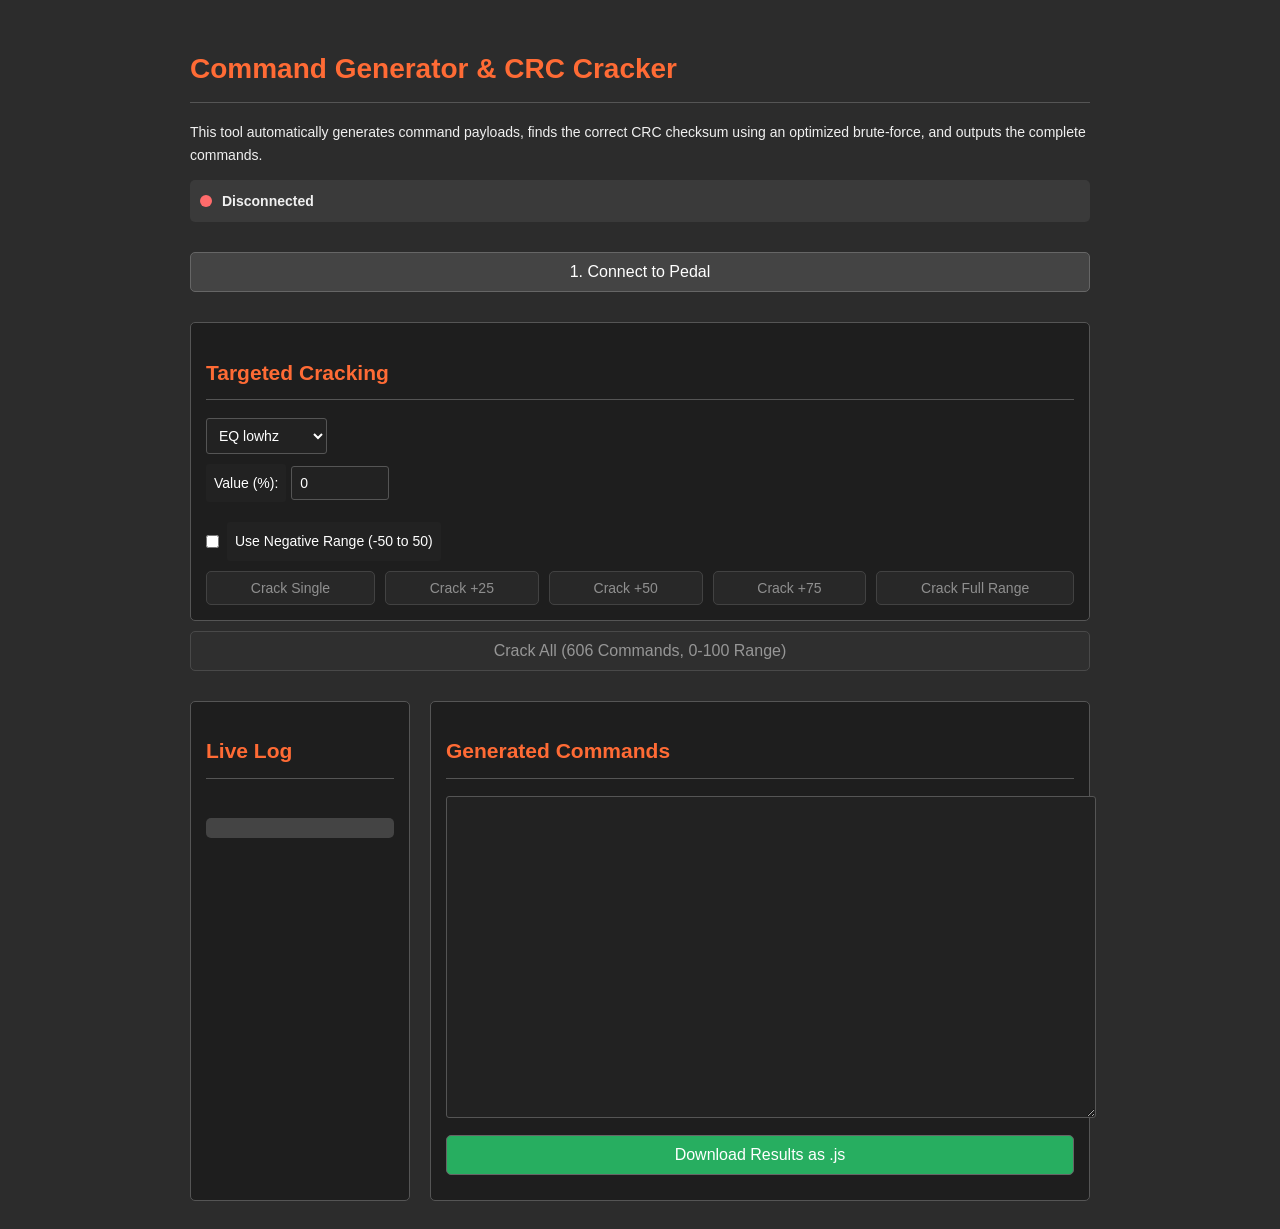
<file: tools/bruteforcetools/eqparameterwithnegativevalues.html>
<!DOCTYPE html>
<html lang="en">
<head>
    <meta charset="UTF-8">
    <title>Sonicake Command Generator & CRC Cracker</title>
    <meta name="viewport" content="width=device-width, initial-scale=1.0">
    <style>
        body { font-family: -apple-system, BlinkMacSystemFont, "Segoe UI", Roboto, Helvetica, Arial, sans-serif, "Apple Color Emoji", "Segoe UI Emoji", "Segoe UI Symbol"; background-color: #2c2c2c; color: #f0f0f0; padding: 20px; font-size: 14px; line-height: 1.6; }
        .container { max-width: 900px; margin: 0 auto; }
        h1, h2 { color: #ff6b35; border-bottom: 1px solid #555; padding-bottom: 10px; }
        button { padding: 10px 15px; font-size: 16px; margin: 10px 0; border-radius: 5px; border: 1px solid #666; background-color: #444; color: white; cursor: pointer; width: 100%; transition: background-color 0.2s; }
        button:disabled { background-color: #333; opacity: 0.5; cursor: not-allowed; }
        button:hover:not(:disabled) { background-color: #555; }
        #stopBtn { background-color: #c0392b; }
        #stopBtn:hover:not(:disabled) { background-color: #e74c3c; }
        #downloadBtn { background-color: #27ae60; }
        #downloadBtn:hover:not(:disabled) { background-color: #2ecc71; }
        .log-panel, .results-panel, .controls-panel { background-color: #1e1e1e; border: 1px solid #555; border-radius: 5px; padding: 15px; margin-top: 20px; }
        #log, #results { width: 100%; height: 300px; overflow-y: scroll; font-family: 'SF Mono', 'Consolas', 'Menlo', monospace; font-size: 12px; white-space: pre; word-break: break-all; }
        .log-sent { color: #87cefa; }
        .log-received { color: #98fb98; }
        .log-error { color: #ff6b6b; }
        .log-info { color: #f0e68c; }
        .log-success { color: #32cd32; font-weight: bold; }
        .status-bar { display: flex; align-items: center; gap: 10px; background-color: #3a3a3a; padding: 10px; border-radius: 5px; margin-bottom: 20px; }
        #status-dot { width: 12px; height: 12px; border-radius: 50%; background-color: #ff6b6b; transition: background-color 0.3s; }
        #status-dot.connected { background-color: #32cd32; }
        #status-text { font-weight: bold; }
        #progress-bar-container { width: 100%; background-color: #444; border-radius: 5px; overflow: hidden; height: 20px; margin-top: 10px; }
        #progress-bar { width: 0%; height: 100%; background-color: #ff6b35; transition: width 0.1s linear; }
        #time-estimate { font-size: 12px; color: #aaa; text-align: center; margin-bottom: 8px; height: 1em; }
        .grid { display: grid; grid-template-columns: 1fr 3fr; gap: 20px; } /* Log is 1/4, Results is 3/4 */
        .test-controls { display: grid; grid-template-columns: 2fr 1fr 1fr; gap: 10px; align-items: center; }
        .param-selector { grid-column: 1 / -1; }
        .value-input-group { display: flex; align-items: center; gap: 5px; }
        .range-toggle { grid-column: 1 / -1; display: flex; align-items: center; gap: 8px; margin-top: 10px; }
        .crack-buttons { grid-column: 1 / -1; display: flex; flex-wrap: wrap; gap: 10px; }
        .test-controls select, .test-controls input, .test-controls label { background-color: #222; border: 1px solid #555; color: white; padding: 8px; border-radius: 3px; font-size: 14px; margin: 0; }
        .test-controls label { border: none; }
        .test-controls input[type="number"] { width: 80px; }
        .test-controls input[type="checkbox"] { width: auto; }
        .crack-buttons button { width: auto; font-size: 14px; padding: 8px 12px; margin: 0; flex-grow: 1; }
        @media (max-width: 768px) { .grid { grid-template-columns: 1fr; } .test-controls { grid-template-columns: 1fr; } .crack-buttons { flex-direction: column; } }
    </style>
</head>
<body>
    <div class="container">
        <h1>Command Generator & CRC Cracker</h1>
        <p>This tool automatically generates command payloads, finds the correct CRC checksum using an optimized brute-force, and outputs the complete commands.</p>

        <div class="status-bar">
            <div id="status-dot"></div>
            <span id="status-text">Disconnected</span>
        </div>

        <button id="connectBtn">1. Connect to Pedal</button>

        <div class="controls-panel">
            <h2>Targeted Cracking</h2>
            <div class="test-controls">
                <div class="param-selector">
                    <select id="paramSelect"></select>
                </div>
                <div class="value-input-group">
                    <label for="startIndexInput" id="valueLabel">Value (%):</label>
                    <input type="number" id="startIndexInput" min="0" max="100" value="0">
                </div>
                <div class="range-toggle">
                    <input type="checkbox" id="negativeRangeCheckbox">
                    <label for="negativeRangeCheckbox">Use Negative Range (-50 to 50)</label>
                </div>
                <div class="crack-buttons">
                    <button id="crackSingleBtn" disabled>Crack Single</button>
                    <button id="crack25Btn" disabled>Crack +25</button>
                    <button id="crack50Btn" disabled>Crack +50</button>
                    <button id="crack75Btn" disabled>Crack +75</button>
                    <button id="crack100Btn" disabled>Crack Full Range</button>
                </div>
            </div>
        </div>

        <button id="startBtn" disabled>Crack All (606 Commands, 0-100 Range)</button>
        <button id="stopBtn" style="display: none;">Stop Process</button>
        
        <div class="grid">
            <div class="log-panel">
                <h2>Live Log</h2>
                <div id="time-estimate"></div>
                <div id="progress-bar-container"><div id="progress-bar"></div></div>
                <div id="log"></div>
            </div>
            <div class="results-panel">
                <h2>Generated Commands</h2>
                <textarea id="results" readonly style="background-color: #222; border: 1px solid #555; color: white; padding: 10px; border-radius: 3px; resize: vertical;"></textarea>
                <button id="downloadBtn">Download Results as .js</button>
            </div>
        </div>
    </div>

    <script>
        // --- CONFIGURATION ---
        const SERVICE_UUID = '03b80e5a-ede8-4b33-a751-6ce34ec4c700';
        const CHARACTERISTIC_UUID = '7772e5db-3868-4112-a1a9-f2669d106bf3';
        const SUCCESS_ACK_CODE = "8080f00b02000100000003010400080000f7";
        const ACK_TIMEOUT = 200; 

        // --- DEVICE STATE ---
        let device = null;
        let characteristic = null;
        let currentAckResolver = null;
        let isCracking = false;

        // --- UI ELEMENTS ---
        const connectBtn = document.getElementById('connectBtn');
        const startBtn = document.getElementById('startBtn');
        const stopBtn = document.getElementById('stopBtn');
        const downloadBtn = document.getElementById('downloadBtn');
        const crackSingleBtn = document.getElementById('crackSingleBtn');
        const crack25Btn = document.getElementById('crack25Btn');
        const crack50Btn = document.getElementById('crack50Btn');
        const crack75Btn = document.getElementById('crack75Btn');
        const crack100Btn = document.getElementById('crack100Btn');
        const paramSelect = document.getElementById('paramSelect');
        const startIndexInput = document.getElementById('startIndexInput');
        const valueLabel = document.getElementById('valueLabel');
        const negativeRangeCheckbox = document.getElementById('negativeRangeCheckbox');
        const logElement = document.getElementById('log');
        const resultsElement = document.getElementById('results');
        const statusDot = document.getElementById('status-dot');
        const statusText = document.getElementById('status-text');
        const progressBar = document.getElementById('progress-bar');
        const timeEstimate = document.getElementById('time-estimate');

        // --- DATA MAPPING ---
        const PARAMETER_IDS = {
            'EQ lowhz': '00', 'EQ lowmidhz': '01', 'EQ midhz': '02', 'EQ treblehz': '03', 'EQ highhz': '04', 'EQ vol': '05'
        };

        const POSITIVE_VALUE_MAP = [ // 0 to 100
            '00000000', '0800030f', '00000400', '04000400', '08000400', '0a000400', '0c000400', '0e000400', '00000401',
            '01000401', '02000401', '03000401', '04000401', '05000401', '06000401', '07000401', '08000401',
            '08080401', '09000401', '09080401', '0a000401', '0a080401', '0b000401', '0b080401', '0c000401',
            '0c080401', '0d000401', '0d080401', '0e000401', '0e080401', '0f000401', '0f080401', '00000402',
            '00040402', '00080402', '000c0402', '01000402', '01040402', '01080402', '010c0402', '02000402',
            '02040402', '02080402', '020c0402', '03000402', '03040402', '03080402', '030c0402', '04000402',
            '04040402', '04080402', '040c0402', '05000402', '05040402', '05080402', '050c0402', '06000402',
            '06040402', '06080402', '060c0402', '07000402', '07040402', '07080402', '070c0402', '08000402',
            '08020402', '08040402', '08060402', '08080402', '080a0402', '080c0402', '080e0402', '09000402',
            '09020402', '09040402', '09060402', '09080402', '090a0402', '090c0402', '090e0402', '0a000402',
            '0a020402', '0a040402', '0a060402', '0a080402', '0a0a0402', '0a0c0402', '0a0e0402', '0b000402',
            'b020402', '0b040402', '0b060402', '0b080402', '0b0a0402', '0b0c0402', '0b0e0402', '0c000402',
            '0c020402', '0c040402', '0c060402', '0c080402'
        ];

        // New map for -50 to -1, in the correct order.
        const NEGATIVE_VALUE_MAP = [
            '04080C02', '04040C02', '04000C02', '030C0C02', '03080C02', '03040C02', '03000C02', '020C0C02',
            '02080C02', '02040C02', '02000C02', '010C0C02', '01080C02', '01040C02', '01000C02', '000C0C02',
            '00080C02', '00040C02', '00000C02', '0F080C01', '0F000C01', '0E080C01', '0E000C01', '0D080C01',
            '0D000C01', '0C080C01', '0C000C01', '0B080C01', '0B000C01', '0A080C01', '0A000C01', '09080C01',
            '09000C01', '08080C01', '08000C01', '07000C01', '06000C01', '05000C01', '04000C01', '03000C01',
            '02000C01', '01000C01', '00000C01', '0E000C00', '0C000C00', '0A000C00', '08000C00', '04000C00',
            '00000C00', '08000B0F'
        ];

        // Combined map for -50 to 50
        const EXTENDED_VALUE_MAP = [
            ...NEGATIVE_VALUE_MAP, // 50 values for -50 to -1
            ...POSITIVE_VALUE_MAP.slice(0, 51) // 51 values for 0 to 50
        ];

        // --- LOGIC ---
        
        const MAX_LOG_ENTRIES = 25;
        function log(message, type = 'info') {
            if (logElement.childElementCount >= MAX_LOG_ENTRIES) {
                logElement.removeChild(logElement.firstElementChild);
            }
            const timestamp = new Date().toLocaleTimeString();
            const typeClass = `log-${type}`;
            const newEntry = document.createElement('span');
            newEntry.className = typeClass;
            newEntry.textContent = `[${timestamp}] ${message}\n`;
            logElement.appendChild(newEntry);
            logElement.scrollTop = logElement.scrollHeight;
        }

        function setControlsDisabled(disabled) {
            isCracking = disabled;
            startBtn.disabled = disabled;
            crackSingleBtn.disabled = disabled;
            crack25Btn.disabled = disabled;
            crack50Btn.disabled = disabled;
            crack75Btn.disabled = disabled;
            crack100Btn.disabled = disabled;
            paramSelect.disabled = disabled;
            startIndexInput.disabled = disabled;
            negativeRangeCheckbox.disabled = disabled;
            stopBtn.style.display = disabled ? 'block' : 'none';
        }

        function populateParamSelect() {
            for (const paramName in PARAMETER_IDS) {
                const option = document.createElement('option');
                option.value = paramName;
                option.textContent = paramName;
                paramSelect.appendChild(option);
            }
        }
        populateParamSelect();

        negativeRangeCheckbox.addEventListener('change', () => {
            if (negativeRangeCheckbox.checked) {
                valueLabel.textContent = 'Value (-50 to 50):';
                startIndexInput.min = -50;
                startIndexInput.max = 50;
                startIndexInput.value = -50;
                startBtn.textContent = 'Crack All (606 Commands, -50 to 50 Range)';
            } else {
                valueLabel.textContent = 'Value (%):';
                startIndexInput.min = 0;
                startIndexInput.max = 100;
                startIndexInput.value = 0;
                startBtn.textContent = 'Crack All (606 Commands, 0-100 Range)';
            }
        });

        connectBtn.addEventListener('click', async () => {
            if (!navigator.bluetooth) {
                log('Web Bluetooth is not supported in this browser.', 'error');
                return;
            }
            try {
                log('Requesting Bluetooth device...', 'sent');
                device = await navigator.bluetooth.requestDevice({ filters: [{ services: [SERVICE_UUID] }] });
                log(`Connecting to ${device.name || 'Unknown Device'}...`, 'sent');
                device.addEventListener('gattserverdisconnected', onDisconnected);
                const server = await device.gatt.connect();
                const service = await server.getPrimaryService(SERVICE_UUID);
                characteristic = await service.getCharacteristic(CHARACTERISTIC_UUID);
                await characteristic.startNotifications();
                characteristic.addEventListener('characteristicvaluechanged', handleNotification);
                
                statusDot.classList.add('connected');
                statusText.textContent = `Connected to ${device.name}`;
                log('Device connected successfully!', 'success');
                connectBtn.disabled = true;
                setControlsDisabled(false);
            } catch (error) {
                log(`Connection failed: ${error.message}`, 'error');
            }
        });

        function onDisconnected() {
            log('Device disconnected.', 'error');
            statusDot.classList.remove('connected');
            statusText.textContent = 'Disconnected';
            connectBtn.disabled = false;
            setControlsDisabled(true);
            device = null;
            characteristic = null;
        }

        async function writeCommand(commandString) {
            if (!characteristic) return;
            try {
                const hexBytes = commandString.match(/.{1,2}/g).map(byte => parseInt(byte, 16));
                const command = new Uint8Array(hexBytes);
                await characteristic.writeValueWithoutResponse(command);
            } catch (error) {
                log(`Error sending command: ${error.message}`, 'error');
            }
        }

        function handleNotification(event) {
            const data = new Uint8Array(event.target.value.buffer);
            const hexString = Array.from(data).map(b => b.toString(16).padStart(2, '0')).join('');
            if (currentAckResolver && hexString.toLowerCase() === SUCCESS_ACK_CODE) {
                currentAckResolver(true);
            }
        }
        
        function waitForAck() {
            return new Promise((resolve) => {
                let resolved = false;
                const resolver = (success) => {
                    if (!resolved) {
                        resolved = true;
                        currentAckResolver = null;
                        clearTimeout(timeout);
                        resolve(success);
                    }
                };
                currentAckResolver = resolver;
                const timeout = setTimeout(() => resolver(false), ACK_TIMEOUT);
            });
        }

        async function findCorrectChecksum(payload) {
            for (let x = 0; x < 16; x++) {
                for (let y = 0; y < 16; y++) {
                    if (!isCracking) return null;
                    const checksum = `0${x.toString(16)}0${y.toString(16)}`;
                    const testCommand = `8080f0${checksum}${payload}f7`;
                    
                    log(`> Trying: ${testCommand}`, 'sent');
                    
                    await writeCommand(testCommand);
                    const wasSuccessful = await waitForAck();

                    if (wasSuccessful) {
                        return checksum.toUpperCase();
                    }
                }
            }
            return null;
        }

        function formatTime(ms) {
            if (ms === Infinity || isNaN(ms) || ms < 0) return '...';
            const totalSeconds = Math.round(ms / 1000);
            const minutes = Math.floor(totalSeconds / 60);
            const seconds = totalSeconds % 60;
            return `${minutes}m ${seconds.toString().padStart(2, '0')}s`;
        }

        async function startCrackingProcess(paramsToCrack, startIndex = 0) {
            setControlsDisabled(true);
            resultsElement.value = '';
            log('--- Starting Command Generation Process ---', 'info');

            const useNegativeRange = negativeRangeCheckbox.checked;
            const activeValueMap = useNegativeRange ? EXTENDED_VALUE_MAP : POSITIVE_VALUE_MAP;
            const valueOffset = useNegativeRange ? -50 : 0;

            let totalCommandsToCrack = 0;
            let isFirstParam = true;
            for (const paramName in paramsToCrack) {
                const loopStart = isFirstParam ? startIndex : 0;
                let count = paramsToCrack[paramName].count;
                if (count > activeValueMap.length) {
                    count = activeValueMap.length;
                }
                totalCommandsToCrack += (count - loopStart);
                isFirstParam = false;
            }

            const worstCaseTime = 256 * ACK_TIMEOUT * totalCommandsToCrack;
            timeEstimate.textContent = `Est. Time Remaining: ${formatTime(worstCaseTime)}`;

            let commandsGenerated = 0;
            let timeSamples = [];
            let avgTimePerCommand = 256 * ACK_TIMEOUT;
            isFirstParam = true;

            for (const paramName in paramsToCrack) {
                const { id: paramId } = paramsToCrack[paramName];
                let count = paramsToCrack[paramName].count;
                if (count > activeValueMap.length) {
                    count = activeValueMap.length;
                }
                
                resultsElement.value += `// --- ${paramName} ---\n`;
                
                const loopStartIndex = isFirstParam ? startIndex : 0;
                isFirstParam = false;

                for (let i = loopStartIndex; i < count; i++) {
                    if (!isCracking) {
                        log('Process stopped by user.', 'error');
                        setControlsDisabled(false);
                        timeEstimate.textContent = '';
                        return;
                    }
                    const valueBlock = activeValueMap[i];
                    const displayValue = i + valueOffset;

                    if (!valueBlock) {
                        log(`Value map missing for index ${i} (Value: ${displayValue})`, 'error');
                        continue;
                    }
                    const payload = `00010000000E01010408000500000000000000${paramId}00000000000000000000${valueBlock}`;

                    
                    log(`Cracking: ${paramName} - Value ${displayValue}...`, 'info');
                    
                    const crackStartTime = performance.now();
                    const checksum = await findCorrectChecksum(payload);
                    const crackEndTime = performance.now();

                    if (checksum) {
                        const duration = crackEndTime - crackStartTime;
                        timeSamples.push(duration);

                        const currentOverallAvg = timeSamples.reduce((a, b) => a + b, 0) / timeSamples.length;
                        if (timeSamples.length % 5 === 0 && timeSamples.length >= 5) {
                            const last5Avg = timeSamples.slice(-5).reduce((a, b) => a + b, 0) / 5;
                            avgTimePerCommand = (currentOverallAvg * 0.7) + (last5Avg * 0.3);
                        } else {
                            avgTimePerCommand = currentOverallAvg;
                        }

                        const fullCommand = `8080f0${checksum}${payload}f7`;
                        const resultLine = `'${paramName} ${displayValue}': '${fullCommand}',\n`;
                        resultsElement.value += resultLine;
                        log(`Found CRC: ${checksum} for ${paramName} ${displayValue} in ${Math.round(duration)}ms`, 'success');
                    } else {
                        const resultLine = `'${paramName} ${displayValue}': 'ERROR: CRC NOT FOUND',\n`;
                        resultsElement.value += resultLine;
                        log(`Failed to find CRC for ${paramName} ${displayValue}`, 'error');
                        if (!isCracking) break;
                    }
                    
                    commandsGenerated++;
                    const remainingCommands = totalCommandsToCrack - commandsGenerated;
                    const estimatedTimeRemaining = remainingCommands * avgTimePerCommand;
                    timeEstimate.textContent = `Est. Time Remaining: ${formatTime(estimatedTimeRemaining)}`;

                    progressBar.style.width = `${(commandsGenerated / totalCommandsToCrack) * 100}%`;
                    resultsElement.scrollTop = resultsElement.scrollHeight;
                }
            }

            log('--- Generation Complete! ---', 'success');
            timeEstimate.textContent = 'Done!';
            setControlsDisabled(false);
            startIndexInput.value = negativeRangeCheckbox.checked ? -50 : 0;
        }

        function getParams(countModifier = 0) {
            const selectedParam = paramSelect.value;
            const useNegativeRange = negativeRangeCheckbox.checked;
            const activeValueMap = useNegativeRange ? EXTENDED_VALUE_MAP : POSITIVE_VALUE_MAP;
            const valueOffset = useNegativeRange ? 50 : 0;

            const startValue = parseInt(startIndexInput.value) || (useNegativeRange ? -50 : 0);
            let startIndex = Math.max(0, startValue + valueOffset);
            
            let count = activeValueMap.length; // Default to full range
            if (countModifier === 1) { // Single
                count = startIndex + 1;
            } else if (countModifier > 1) { // +25, +50, etc.
                count = startIndex + countModifier;
            }

            // Clamp count to the max length of the value map
            if (count > activeValueMap.length) {
                count = activeValueMap.length;
            }

            const params = { [selectedParam]: { id: PARAMETER_IDS[selectedParam], count: count } };
            return { params, startIndex };
        }

        startBtn.addEventListener('click', () => {
            const useNegativeRange = negativeRangeCheckbox.checked;
            const activeValueMap = useNegativeRange ? EXTENDED_VALUE_MAP : POSITIVE_VALUE_MAP;
            const allParams = {};
            for(const paramName in PARAMETER_IDS) {
                allParams[paramName] = { id: PARAMETER_IDS[paramName], count: activeValueMap.length };
            }
            const { startIndex } = getParams(0);
            startCrackingProcess(allParams, startIndex);
        });

        crackSingleBtn.addEventListener('click', () => {
            const { params, startIndex } = getParams(1);
            startCrackingProcess(params, startIndex);
        });

        crack25Btn.addEventListener('click', () => {
            const { params, startIndex } = getParams(25);
            startCrackingProcess(params, startIndex);
        });

        crack50Btn.addEventListener('click', () => {
            const { params, startIndex } = getParams(50);
            startCrackingProcess(params, startIndex);
        });
        
        crack75Btn.addEventListener('click', () => {
            const { params, startIndex } = getParams(75);
            startCrackingProcess(params, startIndex);
});

        crack100Btn.addEventListener('click', () => { // "Crack Full Range" button
            const { params, startIndex } = getParams(0); // 0 means full range
            startCrackingProcess(params, startIndex);
        });
        
        stopBtn.addEventListener('click', () => {
            if (isCracking) {
                log('--- Stopping Process Manually ---', 'error');
                isCracking = false;
            }
        });

        downloadBtn.addEventListener('click', () => {
            const content = resultsElement.value;
            if (!content) {
                log('Results are empty, nothing to download.', 'error');
                return;
            }
            const blob = new Blob([content], { type: 'text/javascript' });
            const url = URL.createObjectURL(blob);
            const a = document.createElement('a');
            a.href = url;
            a.download = 'cracked_commands.js';
            document.body.appendChild(a);
            a.click();
            document.body.removeChild(a);
            URL.revokeObjectURL(url);
            log('Results file prepared for download.', 'info');
        });

    </script>
</body>
</html>
</file>
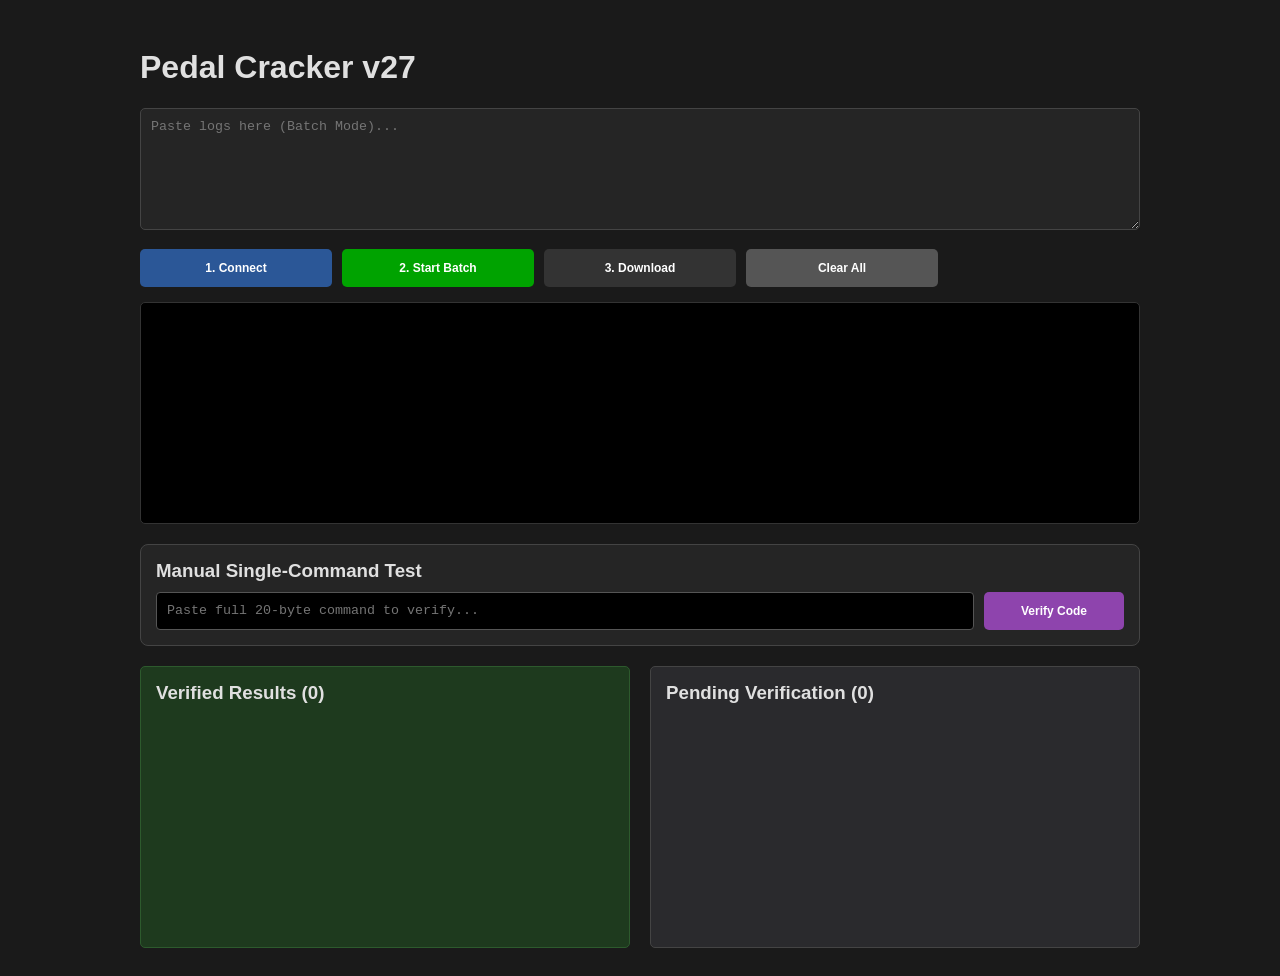
<file: tools/bruteforcetools/massbruteforce.html>
<!DOCTYPE html>
<html lang="en">
<head>
    <meta charset="UTF-8">
    <title>Pedal Batch Cracker v27</title>
    <style>
        body { font-family: 'Segoe UI', sans-serif; background-color: #1a1a1a; color: #e0e0e0; padding: 20px; }
        .container { max-width: 1000px; margin: 0 auto; }
        .progress-section { margin: 20px 0; display: none; background: #252525; padding: 15px; border-radius: 8px; border: 1px solid #444; }
        #statusHeader { font-size: 14px; color: #87cefa; margin-bottom: 5px; font-weight: bold; display: block; }
        .progress-container { width: 100%; background-color: #111; border-radius: 10px; height: 10px; overflow: hidden; }
        #progressBar { width: 0%; height: 100%; background-color: #00a300; transition: width 0.1s; }
        #subStatus { font-size: 11px; color: #888; margin-top: 5px; font-family: monospace; text-align: right; display: block; }
        textarea { width: 100%; height: 100px; background: #252525; color: #00ff00; border: 1px solid #444; padding: 10px; font-family: monospace; border-radius: 5px; width: -webkit-fill-available; }
        #log { height: 200px; background: #000; border: 1px solid #333; overflow-y: scroll; padding: 10px; font-family: monospace; font-size: 11px; border-radius: 5px; margin-bottom: 10px; white-space: pre-wrap; }
        .controls { display: grid; grid-template-columns: repeat(5, 1fr); gap: 10px; margin: 15px 0; }
        button { padding: 12px; font-weight: bold; cursor: pointer; border-radius: 5px; border: none; background: #333; color: white; transition: 0.2s; font-size: 12px; }
        #connectBtn { background: #2b5797; }
        #connectBtn:disabled { background: #2d3e50; color: #666; cursor: default; opacity: 0.6; }
        #startBtn { background: #00a300; }
        #abortBtn { background: #c0392b; display: none; }
        #clearBtn { background: #555; }
        .manual-section { background: #252525; padding: 15px; border-radius: 8px; margin: 20px 0; border: 1px solid #444; }
        .manual-input-row { display: flex; gap: 10px; margin-top: 10px; }
        .manual-input-row input { flex-grow: 1; background: #000; border: 1px solid #555; color: #00ff00; padding: 10px; font-family: monospace; border-radius: 4px; }
        #manualTestBtn { background: #8e44ad; min-width: 140px; }
        .results-container { display: grid; grid-template-columns: 1fr 1fr; gap: 20px; margin-top: 20px; }
        .box { padding: 15px; border-radius: 5px; border: 1px solid #444; min-height: 250px; }
        .success-box { background: #1e3a1e; border-color: #2d5a2d; }
        .candidate-box { background: #2a2a2d; border-color: #444; }
        .item { border-bottom: 1px solid #333; padding: 10px 0; font-family: monospace; font-size: 12px; display: flex; justify-content: space-between; align-items: center; }
        .valid { color: #00ff00; font-weight: bold; }
        .verify-btn { background: #8e44ad; padding: 5px 10px; font-size: 10px; border-radius: 3px; border: none; color: white; cursor: pointer; }
        .tag-ok { background: #00a300; color: white; padding: 2px 6px; border-radius: 3px; font-size: 0.8em; margin-left: 10px; }
    </style>
</head>
<body>
    <div class="container">
        <h1>Pedal Cracker v27</h1>
        <textarea id="payloadInput" placeholder="Paste logs here (Batch Mode)..."></textarea>
        <div class="controls">
            <button id="connectBtn">1. Connect</button>
            <button id="startBtn" disabled>2. Start Batch</button>
            <button id="abortBtn">Abort</button>
            <button id="downloadBtn">3. Download</button>
            <button id="clearBtn">Clear All</button>
        </div>
        <div class="progress-section" id="pSection">
            <span id="statusHeader">Ready...</span>
            <div class="progress-container"><div id="progressBar"></div></div>
            <span id="subStatus">Idle</span>
        </div>
        <div id="log"></div>

        <div class="manual-section">
            <h3 style="margin:0">Manual Single-Command Test</h3>
            <div class="manual-input-row">
                <input type="text" id="manualInput" placeholder="Paste full 20-byte command to verify...">
                <button id="manualTestBtn" disabled>Verify Code</button>
            </div>
        </div>

        <div class="results-container">
            <div class="box success-box">
                <h3 style="margin:0">Verified Results (<span id="successCount">0</span>)</h3>
                <div id="successList"></div>
            </div>
            <div class="box candidate-box">
                <h3 style="margin:0">Pending Verification (<span id="candidateCount">0</span>)</h3>
                <div id="candidateList"></div>
            </div>
        </div>
    </div>

    <script>
        const SERVICE_UUID = '03b80e5a-ede8-4b33-a751-6ce34ec4c700';
        const CHARACTERISTIC_UUID = '7772e5db-3868-4112-a1a9-f2669d106bf3';
        const SUCCESS_ACK_PREFIX = "8080f00b02"; 
        const ERROR_NACK = "8080f00b05000100000003010400080001f7";

        let device, characteristic, ackResolver;
        let lastCommand = "NONE", secondLastCommand = "NONE";
        let sessionResults = [], isAborting = false;

        const yieldToMain = () => new Promise(resolve => setTimeout(resolve, 10));

        function log(msg, color = "#e0e0e0") {
            const span = document.createElement('div');
            span.style.color = color;
            span.textContent = `[${new Date().toLocaleTimeString()}] ${msg}`;
            const logEl = document.getElementById('log');
            logEl.appendChild(span);
            logEl.scrollTop = logEl.scrollHeight;
        }

        document.getElementById('connectBtn').onclick = async () => {
            try {
                device = await navigator.bluetooth.requestDevice({ filters: [{ services: [SERVICE_UUID] }] });
                const server = await device.gatt.connect();
                const service = await server.getPrimaryService(SERVICE_UUID);
                characteristic = await service.getCharacteristic(CHARACTERISTIC_UUID);
                await characteristic.startNotifications();
                characteristic.addEventListener('characteristicvaluechanged', (e) => {
                    const hex = Array.from(new Uint8Array(e.target.value.buffer)).map(b => b.toString(16).padStart(2, '0')).join('').toLowerCase();
                    if (ackResolver) {
                        const elapsed = Date.now() - ackResolver.startTime;
                        ackResolver.resolve({ hex, elapsed });
                    }
                });
                document.getElementById('connectBtn').disabled = true;
                document.getElementById('connectBtn').textContent = "Connected";
                document.getElementById('startBtn').disabled = false;
                document.getElementById('manualTestBtn').disabled = false;
                log("Connected.", "#00ff00");
            } catch (err) { log("Error: " + err.message, "#ff4444"); }
        };

        document.getElementById('abortBtn').onclick = () => {
            isAborting = true;
            log("🛑 Abort clicked: Breaking Search and jumping to Verification...", "#ff9900");
        };

        async function writeCommand(cmd) {
            secondLastCommand = lastCommand; lastCommand = cmd;
            const bytes = new Uint8Array(cmd.replace(/\s/g, '').match(/.{1,2}/g).map(b => parseInt(b, 16)));
            await characteristic.writeValueWithoutResponse(bytes);
        }

        function waitForResponse(timeout = 300) {
            const startTime = Date.now();
            return new Promise(res => {
                ackResolver = { resolve: res, startTime: startTime };
                setTimeout(() => { if (ackResolver && ackResolver.startTime === startTime) res({ hex: "TIMEOUT", elapsed: timeout }); }, timeout);
            });
        }

        function getResponseStatus(hex) {
            if (hex === "TIMEOUT") return "TIMEOUT";
            if (hex.startsWith(SUCCESS_ACK_PREFIX)) return "SUCCESS";
            if (hex === ERROR_NACK.toLowerCase()) return "ERROR_NACK";
            return "UNKNOWN_NOTIF";
        }

        window.manualVerify = async (id) => {
            const item = sessionResults.find(r => r.id === id);
            log(`Checking Candidate: ${item.cmd.substring(6,10)}...`, "#8e44ad");
            await writeCommand(item.cmd);
            const response = await waitForResponse(800);
            const status = getResponseStatus(response.hex);
            if (status === "SUCCESS" || status === "UNKNOWN_NOTIF") {
                item.verified = true; log("Verified!", "#00ff00");
            } else {
                log(`Failed. Testing backup...`, "#ff9900");
                await writeCommand(item.backup);
                const respB = await waitForResponse(800);
                if (getResponseStatus(respB.hex) !== "ERROR_NACK" && respB.hex !== "TIMEOUT") {
                    item.cmd = item.backup; item.verified = true; log("Backup Verified!", "#00ff00");
                } else { log("Verify failed.", "#ff4444"); }
            }
            updateUI();
        };

        function updateUI() {
            const successList = document.getElementById('successList');
            const candidateList = document.getElementById('candidateList');
            successList.innerHTML = ""; candidateList.innerHTML = "";
            sessionResults.forEach(r => {
                const div = document.createElement('div'); div.className = 'item';
                if (r.verified) {
                    div.innerHTML = `<span class="valid">${r.cmd} <span class="tag-ok">[OK]</span></span>`;
                    successList.appendChild(div);
                } else {
                    div.innerHTML = `<span>${r.cmd.substring(6,10)}...</span><button class="verify-btn" onclick="manualVerify(${r.id})">Verify</button>`;
                    candidateList.appendChild(div);
                }
            });
            document.getElementById('successCount').textContent = sessionResults.filter(r => r.verified).length;
            document.getElementById('candidateCount').textContent = sessionResults.filter(r => !r.verified).length;
        }

        document.getElementById('manualTestBtn').onclick = async () => {
            let cmd = document.getElementById('manualInput').value.trim().replace(/\s/g, '');
            if (!cmd) return;
            if (cmd.includes('010204')) cmd = cmd.replace('010204', '010104');
            log(`Manual Test: ${cmd}`, "#8e44ad");
            await writeCommand(cmd);
            const res = await waitForResponse(800);
            const status = getResponseStatus(res.hex);
            log(`Result: ${status}`, (status === "SUCCESS" || status === "UNKNOWN_NOTIF") ? "#00ff00" : "#ff4444");
        };

        document.getElementById('startBtn').onclick = async () => {
            const rawLines = document.getElementById('payloadInput').value.trim().split(/\n/);
            const payloads = rawLines.map(line => {
                let clean = line.replace(/\s/g, '');
                if (clean.includes('010204')) clean = clean.replace('010204', '010104');
                if (clean.toLowerCase().startsWith('8080f0') && clean.toLowerCase().endsWith('f7')) clean = clean.slice(10, -2);
                return clean;
            }).filter(p => p.length > 0);

            isAborting = false;
            document.getElementById('startBtn').disabled = true;
            document.getElementById('abortBtn').style.display = "block";
            document.getElementById('pSection').style.display = "block";

            // PHASE 1: SEARCH
            for (let i = 0; i < payloads.length; i++) {
                if (isAborting) break;
                const p = payloads[i];
                
                // CRITICAL FIX: SMART RESUME
                if (sessionResults.some(r => r.payload === p && r.verified)) {
                    log(`⏭️ Skipping payload ${i+1}: Already verified in list.`, "#aaa");
                    continue;
                }

                log(`SEARCH: Payload ${i+1}/${payloads.length}`, "#87cefa");
                for (let x = 0; x < 256; x++) {
                    if (isAborting) break;
                    await yieldToMain();
                    document.getElementById('progressBar').style.width = ((x+1)/256)*100 + "%";
                    document.getElementById('subStatus').textContent = `Trial: ${x}/256`;
                    const ck = `0${Math.floor(x/16).toString(16)}0${(x%16).toString(16)}`;
                    const cmd = `8080f0${ck}${p}f7`;
                    ackResolver = null;
                    await writeCommand(cmd);
                    const resp = await waitForResponse(220);
                    if (getResponseStatus(resp.hex) === "SUCCESS" || getResponseStatus(resp.hex) === "UNKNOWN_NOTIF") {
                        log(`MATCH: Found ${ck}.`, "#00ff00");
                        sessionResults.push({ id: Date.now() + x, payload: p, cmd, backup: secondLastCommand, verified: false });
                        break;
                    } 
                    await new Promise(r => setTimeout(r, 40));
                }
            }

            // PHASE 2: AUTO-VERIFY (Always runs for unverified candidates)
            const toVerify = sessionResults.filter(r => !r.verified);
            if (toVerify.length > 0) {
                log(`AUTO-VERIFY: Starting pass for ${toVerify.length} candidates...`, "#ffff00");
                document.getElementById('progressBar').style.backgroundColor = "#ffff00";
                for (let i = 0; i < sessionResults.length; i++) {
                    const r = sessionResults[i];
                    if (r.verified) continue;
                    
                    document.getElementById('subStatus').textContent = `Verifying: ${i+1}/${sessionResults.length}`;
                    await writeCommand(r.cmd);
                    const resp = await waitForResponse(400);
                    if (getResponseStatus(resp.hex) === "SUCCESS" || getResponseStatus(resp.hex) === "UNKNOWN_NOTIF") {
                        r.verified = true;
                        log(`OK: ${r.cmd.substring(6,10)} confirmed.`, "#00ff00");
                    } else {
                        log(`FAIL: ${r.cmd.substring(6,10)} did not ACK.`, "#ff4444");
                    }
                    await new Promise(r => setTimeout(r, 100));
                }
            }

            updateUI();
            document.getElementById('statusHeader').textContent = isAborting ? "Aborted (Checked Candidates)" : "Finished.";
            document.getElementById('startBtn').disabled = false;
            document.getElementById('abortBtn').style.display = "none";
            document.getElementById('progressBar').style.backgroundColor = "#00a300";
        };

        document.getElementById('downloadBtn').onclick = () => {
            const list = sessionResults.filter(r => r.verified).map(r => r.cmd).join('\n');
            const blob = new Blob([list], {type: 'text/plain'});
            const a = document.createElement('a');
            a.href = URL.createObjectURL(blob);
            a.download = `verified_commands.txt`;
            a.click();
        };

        document.getElementById('clearBtn').onclick = () => { 
            if(confirm("Wipe everything?")) { sessionResults = []; document.getElementById('log').innerHTML = ""; updateUI(); } 
        };
    </script>
</body>
</html>
</file>
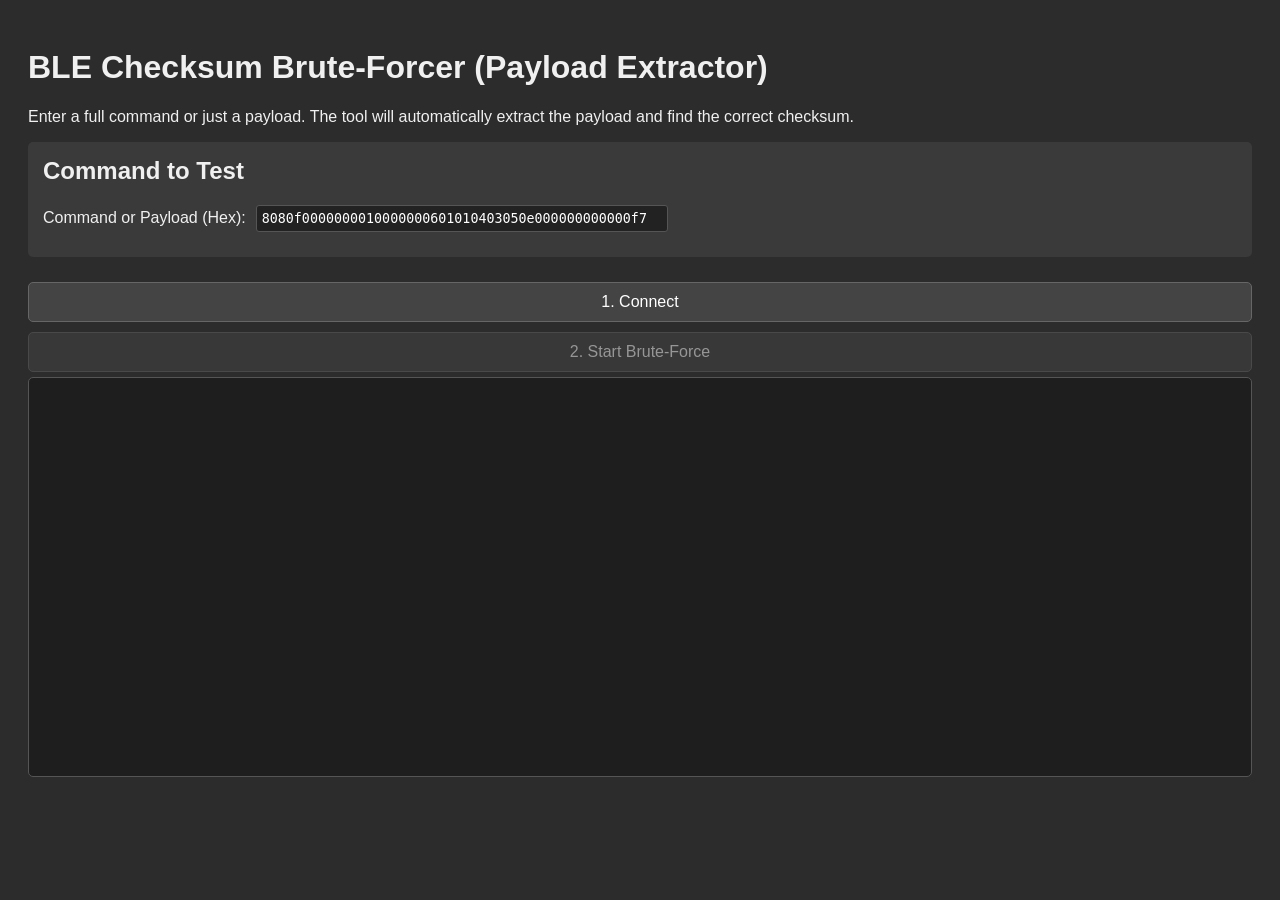
<file: tools/bruteforcetools/singlepayloadbruteforcer.html>
<!DOCTYPE html>
<html lang="en">
<head>
    <meta charset="UTF-8">
    <title>BLE Checksum Brute-Forcer (Payload Extractor)</title>
    <style>
        body { font-family: sans-serif; background-color: #2c2c2c; color: #f0f0f0; padding: 20px; }
        button { padding: 10px 15px; font-size: 16px; margin: 5px 0; border-radius: 5px; border: 1px solid #666; background-color: #444; color: white; cursor: pointer; width: 100%; }
        button:disabled { opacity: 0.5; cursor: not-allowed; }
        button:hover:not(:disabled) { background-color: #555; }
        #log { width: 100%; height: 400px; background-color: #1e1e1e; border: 1px solid #555; border-radius: 5px; overflow-y: scroll; font-family: monospace; font-size: 12px; white-space: pre-wrap; padding: 10px; box-sizing: border-box; }
        .log-sent { color: #87cefa; }
        .log-received { color: #98fb98; }
        .log-error { color: #ff6b6b; }
        .log-info { color: #f0e68c; }
        .log-success { color: #32cd32; font-weight: bold; }
        .config-section { background-color: #3a3a3a; padding: 15px; border-radius: 5px; margin-bottom: 20px; }
        h2 { margin-top: 0; }
        .config-row { display: flex; align-items: center; gap: 10px; margin-bottom: 10px; }
        .config-row label { min-width: 180px; }
        .config-row input { background-color: #222; border: 1px solid #555; color: white; padding: 5px; border-radius: 3px; font-family: monospace; }
    </style>
</head>
<body>
    <h1>BLE Checksum Brute-Forcer (Payload Extractor)</h1>
    <p>Enter a full command or just a payload. The tool will automatically extract the payload and find the correct checksum.</p>

    <div class="config-section">
        <h2>Command to Test</h2>
        <div class="config-row">
            <label for="payload">Command or Payload (Hex):</label>
            <input type="text" id="payload" value="8080f0000000010000000601010403050e000000000000f7" style="width: 400px;">
        </div>
    </div>

    <button id="connectBtn">1. Connect</button>
    <button id="startBruteForceBtn" disabled>2. Start Brute-Force</button>
    
    <div id="log"></div>

    <script>
        // --- CONFIGURATION ---
        const SERVICE_UUID = '03b80e5a-ede8-4b33-a751-6ce34ec4c700';
        const CHARACTERISTIC_UUID = '7772e5db-3868-4112-a1a9-f2669d106bf3';
        const SUCCESS_ACK_CODE = "8080f00b02000100000003010400080000f7";

        // --- SCRIPT STATE ---
        let device = null;
        let characteristic = null;
        let ackPromiseResolver = null;

        // --- UI ELEMENTS ---
        const connectBtn = document.getElementById('connectBtn');
        const startBruteForceBtn = document.getElementById('startBruteForceBtn');
        const logElement = document.getElementById('log');

        // --- BLE LOGIC ---

        function log(message, type = 'info') {
            const timestamp = new Date().toLocaleTimeString();
            const typeClass = `log-${type}`;
            logElement.innerHTML += `<span class="${typeClass}">[${timestamp}] ${message}\n</span>`;
            logElement.scrollTop = logElement.scrollHeight;
        }

        connectBtn.addEventListener('click', async () => {
            try {
                log('Requesting Bluetooth device...', 'sent');
                device = await navigator.bluetooth.requestDevice({ filters: [{ services: [SERVICE_UUID] }] });
                log(`Connecting to ${device.name || 'Unknown Device'}...`, 'sent');
                device.addEventListener('gattserverdisconnected', () => {
                    log('Device disconnected.', 'error');
                    connectBtn.disabled = false;
                    startBruteForceBtn.disabled = true;
                });
                const server = await device.gatt.connect();
                const service = await server.getPrimaryService(SERVICE_UUID);
                characteristic = await service.getCharacteristic(CHARACTERISTIC_UUID);
                await characteristic.startNotifications();
                characteristic.addEventListener('characteristicvaluechanged', handleNotification);
                log('Device connected successfully!', 'success');
                connectBtn.disabled = true;
                startBruteForceBtn.disabled = false;
            } catch (error) {
                log(`Connection failed: ${error.message}`, 'error');
            }
        });

        async function writeCommand(commandString) {
            if (!characteristic) return;
            try {
                const hexBytes = commandString.match(/.{1,2}/g).map(byte => parseInt(byte, 16));
                const command = new Uint8Array(hexBytes);
                log(`Sending: ${commandString}`, 'sent');
                await characteristic.writeValueWithoutResponse(command);
            } catch (error) {
                log(`Error sending command: ${error.message}`, 'error');
            }
        }

        function handleNotification(event) {
            const data = new Uint8Array(event.target.value.buffer);
            const hexString = Array.from(data).map(b => b.toString(16).padStart(2, '0')).join('');
            
            if (ackPromiseResolver) {
                // Check if the received message is the success ACK
                if (hexString.toLowerCase() === SUCCESS_ACK_CODE) {
                    log(`SUCCESS ACK Received: ${hexString.toUpperCase()}`, 'received');
                    ackPromiseResolver(true);
                } else {
                    log(`Received (non-ACK): ${hexString.toUpperCase()}`, 'received');
                }
            } else {
                log(`Received (unhandled): ${hexString.toUpperCase()}`, 'received');
            }
        }
        
        function waitForAck() {
            return new Promise((resolve, reject) => {
                ackPromiseResolver = resolve;
                // Wait 200ms for an ACK. If none is received, assume failure.
                const timeout = setTimeout(() => {
                    ackPromiseResolver = null;
                    resolve(false); // Resolve with 'false' on timeout
                }, 200);
            });
        }

        // --- BRUTE-FORCE LOGIC ---

        startBruteForceBtn.addEventListener('click', async () => {
            startBruteForceBtn.disabled = true;
            log('--- Starting Checksum Brute-Force (ACK Verification) ---', 'info');

            // === MODIFICATION START ===
            const userInput = document.getElementById('payload').value.trim().replace(/\s/g, '');
            let payload;

            // Check if the input looks like a full command and extract the payload
            if (userInput.toLowerCase().startsWith('8080f0') && userInput.toLowerCase().endsWith('f7')) {
                // The payload is the string between the header+checksum (10 chars) and the footer (2 chars)
                payload = userInput.slice(10, -2);
                log(`Full command detected. Extracted payload: ${payload}`, 'info');
            } else {
                // Otherwise, assume the entire input is the payload
                payload = userInput;
                log(`Assuming input is a payload only.`, 'info');
            }
            // === MODIFICATION END ===

            for (let x = 0; x < 16; x++) {
                for (let y = 0; y < 16; y++) {
                    const checksumX = x.toString(16);
                    const checksumY = y.toString(16);
                    const checksum = `0${checksumX}0${checksumY}`;
                    
                    const testCommand = `8080f0${checksum}${payload}f7`;
                    
                    log(`\nTesting checksum ${checksum.toUpperCase()}...`, 'info');
                    
                    await writeCommand(testCommand);
                    const wasSuccessful = await waitForAck();

                    if (wasSuccessful) {
                        log(`\n==================================================`, 'success');
                        log(`SUCCESS! Device sent the correct ACK message.`, 'success');
                        log(`The correct checksum is: ${checksum.toUpperCase()}`, 'success');
                        log(`Full working command: ${testCommand}`, 'success');
                        log(`==================================================`, 'success');
                        startBruteForceBtn.disabled = false;
                        return;
                    } else {
                        log('-> No success ACK received.', 'info');
                    }
                }
            }

            log('\n--- Brute-Force Complete ---', 'info');
            log('No checksum triggered the success ACK from the device.', 'error');
            startBruteForceBtn.disabled = false;
        });

    </script>
</body>
</html>
</file>
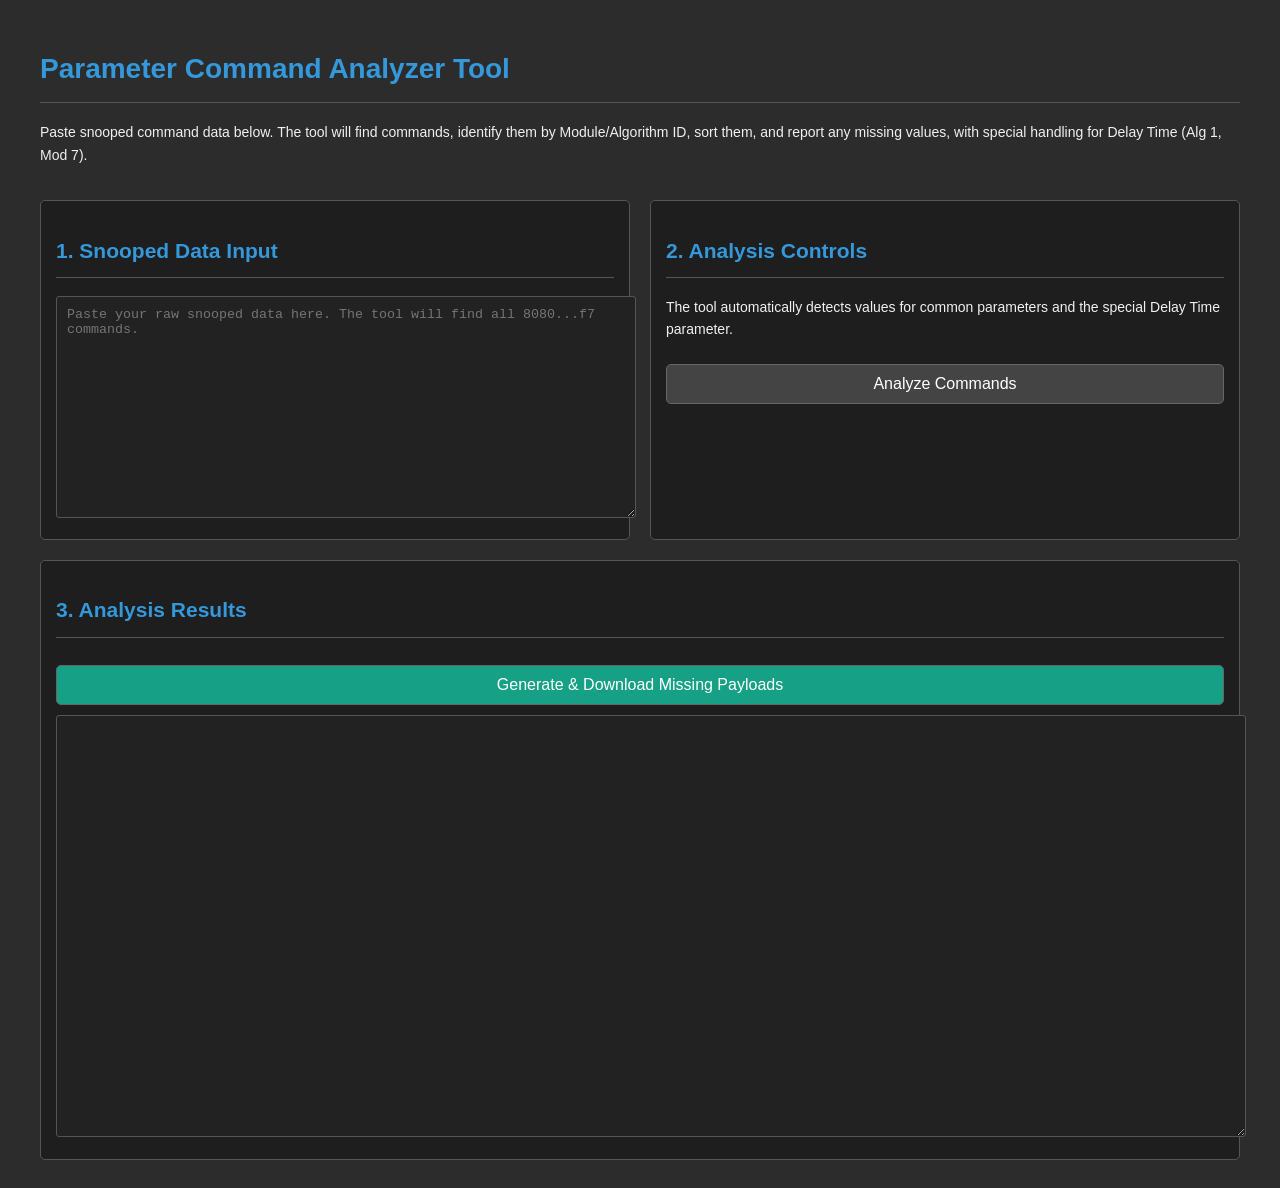
<file: tools/parametercommandanalyzer/parametercommandanalyzer.html>
<!DOCTYPE html>
<html lang="en">
<head>
    <meta charset="UTF-8">
    <title>Parameter Command Analyzer Tool</title>
    <meta name="viewport" content="width=device-width, initial-scale=1.0">
    <style>
        body { font-family: -apple-system, BlinkMacSystemFont, "Segoe UI", Roboto, Helvetica, Arial, sans-serif, "Apple Color Emoji", "Segoe UI Emoji", "Segoe UI Symbol"; background-color: #2c2c2c; color: #f0f0f0; padding: 20px; font-size: 14px; line-height: 1.6; }
        .container { max-width: 1200px; margin: 0 auto; }
        h1, h2 { color: #3498db; border-bottom: 1px solid #555; padding-bottom: 10px; }
        button { padding: 10px 15px; font-size: 16px; margin: 10px 0; border-radius: 5px; border: 1px solid #666; background-color: #444; color: white; cursor: pointer; width: 100%; transition: background-color 0.2s; }
        button:hover:not(:disabled) { background-color: #555; }
        .panel { background-color: #1e1e1e; border: 1px solid #555; border-radius: 5px; padding: 15px; margin-top: 20px; }
        textarea { width: 100%; background-color: #222; border: 1px solid #555; color: white; padding: 10px; border-radius: 3px; resize: vertical; font-family: 'SF Mono', 'Consolas', 'Menlo', monospace; }
        #snoopedDataInput { height: 200px; }
        #resultsOutput { height: 400px; white-space: pre; }
        .controls { display: flex; align-items: center; gap: 15px; flex-wrap: wrap; padding: 10px; background-color: #3a3a3a; border-radius: 5px; }
        .controls label { font-weight: bold; }
        .grid { display: grid; grid-template-columns: 1fr 1fr; gap: 20px; }
        @media (max-width: 768px) { .grid { grid-template-columns: 1fr; } }
    </style>
</head>
<body>
    <div class="container">
        <h1>Parameter Command Analyzer Tool</h1>
        <p>Paste snooped command data below. The tool will find commands, identify them by Module/Algorithm ID, sort them, and report any missing values, with special handling for Delay Time (Alg 1, Mod 7).</p>

        <div class="grid">
            <div class="panel">
                <h2>1. Snooped Data Input</h2>
                <textarea id="snoopedDataInput" placeholder="Paste your raw snooped data here. The tool will find all 8080...f7 commands."></textarea>
            </div>

            <div class="panel">
                <h2>2. Analysis Controls</h2>
                <p>The tool automatically detects values for common parameters and the special Delay Time parameter.</p>
                <button id="analyzeBtn">Analyze Commands</button>
            </div>
        </div>

        <div class="panel">
            <h2>3. Analysis Results</h2>
            <button id="generatePayloadBtn" disabled style="background-color: #16a085;">Generate & Download Missing Payloads</button>
            <textarea id="resultsOutput" readonly></textarea>
        </div>
    </div>

    <script>
        // --- UI ELEMENTS ---
        const analyzeBtn = document.getElementById('analyzeBtn');
        const snoopedDataInput = document.getElementById('snoopedDataInput');
        const resultsOutput = document.getElementById('resultsOutput');
        let lastMissingCommands = {};

        // --- DATA MAPPING ---
        const POSITIVE_VALUE_MAP = [ /* 0 to 100 */
            '00000000', '0800030f', '00000400', '04000400', '08000400', '0a000400', '0c000400', '0e000400', '00000401', '01000401', '02000401', '03000401', '04000401', '05000401', '06000401', '07000401', '08000401', '08080401', '09000401', '09080401', '0a000401', '0a080401', '0b000401', '0b080401', '0c000401', '0c080401', '0d000401', '0d080401', '0e000401', '0e080401', '0f000401', '0f080401', '00000402', '00040402', '00080402', '000c0402', '01000402', '01040402', '01080402', '010c0402', '02000402', '02040402', '02080402', '020c0402', '03000402', '03040402', '03080402', '030c0402', '04000402', '04040402', '04080402', '040c0402', '05000402', '05040402', '05080402', '050c0402', '06000402', '06040402', '06080402', '060c0402', '07000402', '07040402', '07080402', '070c0402', '08000402', '08020402', '08040402', '08060402', '08080402', '080a0402', '080c0402', '080e0402', '09000402', '09020402', '09040402', '09060402', '09080402', '090a0402', '090c0402', '090e0402', '0a000402', 'a020402', '0a040402', '0a060402', '0a080402', '0a0a0402', '0a0c0402', '0a0e0402', '0b000402', '0b020402', '0b040402', '0b060402', '0b080402', '0b0a0402', '0b0c0402', '0b0e0402', '0c000402', '0c020402', '0c040402', '0c060402', '0c080402'
        ];
        const NEGATIVE_VALUE_MAP = [ /* -50 to -1 */
            '04080C02', '04040C02', '04000C02', '030C0C02', '03080C02', '03040C02', '03000C02', '020C0C02', '02080C02', '02040C02', '02000C02', '010C0C02', '01080C02', '01040C02', '01000C02', '000C0C02', '00080C02', '00040C02', '00000C02', '0F080C01', '0F000C01', '0E080C01', '0E000C01', '0D080C01', '0D000C01', '0C080C01', '0C000C01', '0B080C01', '0B000C01', '0A080C01', '0A000C01', '09080C01', '09000C01', '08080C01', '08000C01', '07000C01', '06000C01', '05000C01', '04000C01', '03000C01', '02000C01', '01000C01', '00000C01', '0E000C00', '0C000C00', '0A000C00', '08000C00', '04000C00', '00000C00', '08000B0F'
        ];
        
        // --- REVERSE MAPPING (General) ---
        const REVERSE_VALUE_MAP = new Map();
        NEGATIVE_VALUE_MAP.forEach((val, i) => REVERSE_VALUE_MAP.set(val.toLowerCase(), i - 50));
        POSITIVE_VALUE_MAP.forEach((val, i) => REVERSE_VALUE_MAP.set(val.toLowerCase(), i));
        
        // --- DELAY-SPECIFIC MAPPING (Alg 1, Mod 7) ---
        const DELAY_HEX_TO_VALUE_MAP = new Map();
        const DELAY_VALUE_TO_HEX_MAP = new Map();
        
        // Data derived from allmssettings.txt to ensure 100% accuracy
        const delayData = { 20: "0a000401", 21: "0a080401", 22: "0b000401", 23: "0b080401", 24: "0c000401", 25: "0c080401", 26: "0d000401", 27: "0d080401", 28: "0e000401", 29: "0e080401", 30: "0f000401", 31: "0f080401", 32: "00000402", 33: "00040402", 34: "00080402", 35: "000c0402", 36: "01000402", 37: "01040402", 38: "01080402", 39: "010c0402", 40: "02000402", 41: "02040402", 42: "02080402", 43: "020c0402", 44: "03000402", 45: "03040402", 46: "03080402", 47: "030c0402", 48: "04000402", 49: "04040402", 50: "04080402", 51: "040c0402", 52: "05000402", 53: "05040402", 54: "05080402", 55: "050c0402", 56: "06000402", 57: "06040402", 58: "06080402", 59: "060c0402", 60: "07000402", 61: "07040402", 62: "07080402", 63: "070c0402", 64: "08000402", 65: "08020402", 66: "08040402", 67: "08060402", 68: "08080402", 69: "080a0402", 70: "080c0402", 71: "080e0402", 72: "09000402", 73: "09020402", 74: "09040402", 75: "09060402", 76: "09080402", 77: "090a0402", 78: "090c0402", 79: "090e0402", 80: "0a000402", 81: "0a020402", 82: "0a040402", 83: "0a060402", 84: "0a080402", 85: "0a0a0402", 86: "0a0c0402", 87: "0a0e0402", 88: "0b000402", 89: "0b020402", 90: "0b040402", 91: "0b060402", 92: "0b080402", 93: "0b0a0402", 94: "0b0c0402", 95: "0b0e0402", 96: "0c000402", 97: "0c020402", 98: "0c040402", 99: "0c060402", 100: "0c080402", 101: "0c0a0402", 102: "0c0c0402", 103: "0c0e0402", 104: "0d000402", 105: "0d020402", 106: "0d040402", 107: "0d060402", 108: "0d080402", 109: "0d0a0402", 110: "0d0c0402", 111: "0d0e0402", 112: "0e000402", 113: "0e020402", 114: "0e040402", 115: "0e060402", 116: "0e080402", 117: "0e0a0402", 118: "0e0c0402", 119: "0e0e0402", 120: "0f000402", 121: "0f020402", 122: "0f040402", 123: "0f060402", 124: "0f080402", 125: "0f0a0402", 126: "0f0c0402", 127: "0f0e0402", 128: "00000403", 129: "00010403", 130: "00020403", 131: "00030403", 132: "00040403", 133: "00050403", 134: "00060403", 135: "00070403", 136: "00080403", 137: "00090403", 138: "000a0403", 139: "000b0403", 140: "000c0403", 141: "000d0403", 142: "000e0403", 143: "000f0403", 144: "01000403", 145: "01010403", 146: "01020403", 147: "01030403", 148: "01040403", 149: "01050403", 150: "01060403", 151: "01070403", 152: "01080403", 153: "01090403", 154: "010a0403", 155: "010b0403", 156: "010c0403", 157: "010d0403", 158: "010e0403", 159: "010f0403", 160: "02000403", 161: "02010403", 162: "02020403", 163: "02030403", 164: "02040403", 165: "02050403", 166: "02060403", 167: "02070403", 168: "02080403", 169: "02090403", 170: "020a0403", 171: "020b0403", 172: "020c0403", 173: "020d0403", 174: "020e0403", 175: "020f0403", 176: "03000403", 177: "03010403", 178: "03020403", 179: "03030403", 180: "03040403", 181: "03050403", 182: "03060403", 183: "03070403", 184: "03080403", 185: "03090403", 186: "030a0403", 187: "030b0403", 188: "030c0403", 189: "030d0403", 190: "030e0403", 191: "030f0403", 192: "04000403", 193: "04010403", 194: "04020403", 195: "04030403", 196: "04040403", 197: "04050403", 198: "04060403", 199: "04070403", 200: "04080403", 201: "04090403", 202: "040a0403", 203: "040b0403", 204: "040c0403", 205: "040d0403", 206: "040e0403", 207: "040f0403", 208: "05000403", 209: "05010403", 210: "05020403", 211: "05030403", 212: "05040403", 213: "05050403", 214: "05060403", 215: "05070403", 216: "05080403", 217: "05090403", 218: "050a0403", 219: "050b0403", 220: "050c0403", 221: "050d0403", 222: "050e0403", 223: "050f0403", 224: "06000403", 225: "06010403", 226: "06020403", 227: "06030403", 228: "06040403", 229: "06050403", 230: "06060403", 231: "06070403", 232: "06080403", 233: "06090403", 234: "060a0403", 235: "060b0403", 236: "060c0403", 237: "060d0403", 238: "060e0403", 239: "060f0403", 240: "07000403", 241: "07010403", 242: "07020403", 243: "07030403", 244: "07040403", 245: "07050403", 246: "07060403", 247: "07070403", 248: "07080403", 249: "07090403", 250: "070a0403", 251: "070b0403", 252: "070c0403", 253: "070d0403", 254: "070e0403", 255: "070f0403", 256: "08000403", 257: "08000403", 258: "08010403", 259: "08010403", 260: "08020403", 261: "08020403", 262: "08030403", 263: "08030403", 264: "08040403", 265: "08040403", 266: "08050403", 267: "08050403", 268: "08060403", 269: "08060403", 270: "08070403", 271: "08070403", 272: "08080403", 273: "08080403", 274: "08090403", 275: "08090403", 276: "080a0403", 277: "080a0403", 278: "080b0403", 279: "080b0403", 280: "080c0403", 281: "080c0403", 282: "080d0403", 283: "080d0403", 284: "080e0403", 285: "080e0403", 286: "080f0403", 287: "080f0403", 288: "09000403", 289: "09000403", 290: "09010403", 291: "09010403", 292: "09020403", 293: "09020403", 294: "09030403", 295: "09030403", 296: "09040403", 297: "09040403", 298: "09050403", 299: "09050403", 300: "09060403", 301: "09060403", 302: "09070403", 303: "09070403", 304: "09080403", 305: "09080403", 306: "09090403", 307: "09090403", 308: "090a0403", 309: "090a0403", 310: "090b0403", 311: "090b0403", 312: "090c0403", 313: "090c0403", 314: "090d0403", 315: "090d0403", 316: "090e0403", 317: "090e0403", 318: "090f0403", 319: "090f0403", 320: "0a000403", 321: "0a000403", 322: "0a010403", 323: "0a010403", 324: "0a020403", 325: "0a020403", 326: "0a030403", 327: "0a030403", 328: "0a040403", 329: "0a040403", 330: "0a050403", 331: "0a050403", 332: "0a060403", 333: "0a060403", 334: "0a070403", 335: "0a070403", 336: "0a080403", 337: "0a080403", 338: "0a090403", 339: "0a090403", 340: "0a0a0403", 341: "0a0a0403", 342: "0a0b0403", 343: "0a0b0403", 344: "0a0c0403", 345: "0a0c0403", 346: "0a0d0403", 347: "0a0d0403", 348: "0a0e0403", 349: "0a0e0403", 350: "0a0f0403", 351: "0a0f0403", 352: "0b000403", 353: "0b000403", 354: "0b010403", 355: "0b010403", 356: "0b020403", 357: "0b020403", 358: "0b030403", 359: "0b030403", 360: "0b040403", 361: "0b040403", 362: "0b050403", 363: "0b050403", 364: "0b060403", 365: "0b060403", 366: "0b070403", 367: "0b070403", 368: "0b080403", 369: "0b080403", 370: "0b090403", 371: "0b090403", 372: "0b0a0403", 373: "0b0a0403", 374: "0b0b0403", 375: "0b0b0403", 376: "0b0c0403", 377: "0b0c0403", 378: "0b0d0403", 379: "0b0d0403", 380: "0b0e0403", 381: "0b0e0403", 382: "0b0f0403", 383: "0b0f0403", 384: "0c000403", 385: "0c000403", 386: "0c010403", 387: "0c010403", 388: "0c020403", 389: "0c020403", 390: "0c030403", 391: "0c030403", 392: "0c040403", 393: "0c040403", 394: "0c050403", 395: "0c050403", 396: "0c060403", 397: "0c060403", 398: "0c070403", 399: "0c070403", 400: "0c080403", 401: "0c080403", 402: "0c090403", 403: "0c090403", 404: "0c0a0403", 405: "0c0a0403", 406: "0c0b0403", 407: "0c0b0403", 408: "0c0c0403", 409: "0c0c0403", 410: "0c0d0403", 411: "0c0d0403", 412: "0c0e0403", 413: "0c0e0403", 414: "0c0f0403", 415: "0c0f0403", 416: "0d000403", 417: "0d000403", 418: "0d010403", 419: "0d010403", 420: "0d020403", 421: "0d020403", 422: "0d030403", 423: "0d030403", 424: "0d040403", 425: "0d040403", 426: "0d050403", 427: "0d050403", 428: "0d060403", 429: "0d060403", 430: "0d070403", 431: "0d070403", 432: "0d080403", 433: "0d080403", 434: "0d090403", 435: "0d090403", 436: "0d0a0403", 437: "0d0a0403", 438: "0d0b0403", 439: "0d0b0403", 440: "0d0c0403", 441: "0d0c0403", 442: "0d0d0403", 443: "0d0d0403", 444: "0d0e0403", 445: "0d0e0403", 446: "0d0f0403", 447: "0d0f0403", 448: "0e000403", 449: "0e000403", 450: "0e010403", 451: "0e010403", 452: "0e020403", 453: "0e020403", 454: "0e030403", 455: "0e030403", 456: "0e040403", 457: "0e040403", 458: "0e050403", 459: "0e050403", 460: "0e060403", 461: "0e060403", 462: "0e070403", 463: "0e070403", 464: "0e080403", 465: "0e080403", 466: "0e090403", 467: "0e090403", 468: "0e0a0403", 469: "0e0a0403", 470: "0e0b0403", 471: "0e0b0403", 472: "0e0c0403", 473: "0e0c0403", 474: "0e0d0403", 475: "0e0d0403", 476: "0e0e0403", 477: "0e0e0403", 478: "0e0f0403", 479: "0e0f0403", 480: "0f000403", 481: "0f000403", 482: "0f010403", 483: "0f010403", 484: "0f020403", 485: "0f020403", 486: "0f030403", 487: "0f030403", 488: "0f040403", 489: "0f040403", 490: "0f050403", 491: "0f050403", 492: "0f060403", 493: "0f060403", 494: "0f070403", 495: "0f070403", 496: "0f080403", 497: "0f080403", 498: "0f090403", 499: "0f090403", 500: "0f0a0403", 501: "0f0a0403", 502: "0f0b0403", 503: "0f0b0403", 504: "0f0c0403", 505: "0f0c0403", 506: "0f0d0403", 507: "0f0d0403", 508: "0f0e0403", 509: "0f0e0403", 510: "0f0f0403", 511: "0f0f0403", 512: "00000404", 513: "00000404", 514: "00000404", 515: "00000404", 516: "00010404", 517: "00010404", 518: "00010404", 519: "00010404", 520: "00020404", 521: "00020404", 522: "00020404", 523: "00020404", 524: "00030404", 525: "00030404", 526: "00030404", 527: "00030404", 528: "00040404", 529: "00040404", 530: "00040404", 531: "00040404", 532: "00050404", 533: "00050404", 534: "00050404", 535: "00050404", 536: "00060404", 537: "00060404", 538: "00060404", 539: "00060404", 540: "00070404", 541: "00070404", 542: "00070404", 543: "00070404", 544: "00080404", 545: "00080404", 546: "00080404", 547: "00080404", 548: "00090404", 549: "00090404", 550: "00090404", 551: "00090404", 552: "000a0404", 553: "000a0404", 554: "000a0404", 555: "000a0404", 556: "000b0404", 557: "000b0404", 558: "000b0404", 559: "000b0404", 560: "000c0404", 561: "000c0404", 562: "000c0404", 563: "000c0404", 564: "000d0404", 565: "000d0404", 566: "000d0404", 567: "000d0404", 568: "000e0404", 569: "000e0404", 570: "000e0404", 571: "000e0404", 572: "000f0404", 573: "000f0404", 574: "000f0404", 575: "000f0404", 576: "01000404", 577: "01000404", 578: "01000404", 579: "01000404", 580: "01010404", 581: "01010404", 582: "01010404", 583: "01010404", 584: "01020404", 585: "01020404", 586: "01020404", 587: "01020404", 588: "01030404", 589: "01030404", 590: "01030404", 591: "01030404", 592: "01040404", 593: "01040404", 594: "01040404", 595: "01040404", 596: "01050404", 597: "01050404", 598: "01050404", 599: "01050404", 600: "01060404", 601: "01060404", 602: "01060404", 603: "01060404", 604: "01070404", 605: "01070404", 606: "01070404", 607: "01070404", 608: "01080404", 609: "01080404", 610: "01080404", 611: "01080404", 612: "01090404", 613: "01090404", 614: "01090404", 615: "01090404", 616: "010a0404", 617: "010a0404", 618: "010a0404", 619: "010a0404", 620: "010b0404", 621: "010b0404", 622: "010b0404", 623: "010b0404", 624: "010c0404", 625: "010c0404", 626: "010c0404", 627: "010c0404", 628: "010d0404", 629: "010d0404", 630: "010d0404", 631: "010d0404", 632: "010e0404", 633: "010e0404", 634: "010e0404", 635: "010e0404", 636: "010f0404", 637: "010f0404", 638: "010f0404", 639: "010f0404", 640: "02000404", 641: "02000404", 642: "02000404", 643: "02000404", 644: "02010404", 645: "02010404", 646: "02010404", 647: "02010404", 648: "02020404", 649: "02020404", 650: "02020404", 651: "02020404", 652: "02030404", 653: "02030404", 654: "02030404", 655: "02030404", 656: "02040404", 657: "02040404", 658: "02040404", 659: "02040404", 660: "02050404", 661: "02050404", 662: "02050404", 663: "02050404", 664: "02060404", 665: "02060404", 666: "02060404", 667: "02060404", 668: "02070404", 669: "02070404", 670: "02070404", 671: "02070404", 672: "02080404", 673: "02080404", 674: "02080404", 675: "02080404", 676: "02090404", 677: "02090404", 678: "02090404", 679: "02090404", 680: "020a0404", 681: "020a0404", 682: "020a0404", 683: "020a0404", 684: "020b0404", 685: "020b0404", 686: "020b0404", 687: "020b0404", 688: "020c0404", 689: "020c0404", 690: "020c0404", 691: "020c0404", 692: "020d0404", 693: "020d0404", 694: "020d0404", 695: "020d0404", 696: "020e0404", 697: "020e0404", 698: "020e0404", 699: "020e0404", 700: "020f0404", 701: "020f0404", 702: "020f0404", 703: "020f0404", 704: "03000404", 705: "03000404", 706: "03000404", 707: "03000404", 708: "03010404", 709: "03010404", 710: "03010404", 711: "03010404", 712: "03020404", 713: "03020404", 714: "03020404", 715: "03020404", 716: "03030404", 717: "03030404", 718: "03030404", 719: "03030404", 720: "03040404", 721: "03040404", 722: "03040404", 723: "03040404", 724: "03050404", 725: "03050404", 726: "03050404", 727: "03050404", 728: "03060404", 729: "03060404", 730: "03060404", 731: "03060404", 732: "03070404", 733: "03070404", 734: "03070404", 735: "03070404", 736: "03080404", 737: "03080404", 738: "03080404", 739: "03080404", 740: "03090404", 741: "03090404", 742: "03090404", 743: "03090404", 744: "030a0404", 745: "030a0404", 746: "030a0404", 747: "030a0404", 748: "030b0404", 749: "030b0404", 750: "030b0404", 751: "030b0404", 752: "030c0404", 753: "030c0404", 754: "030c0404", 755: "030c0404", 756: "030d0404", 757: "030d0404", 758: "030d0404", 759: "030d0404", 760: "030e0404", 761: "030e0404", 762: "030e0404", 763: "030e0404", 764: "030f0404", 765: "030f0404", 766: "030f0404", 767: "030f0404", 768: "04000404", 769: "04000404", 770: "04000404", 771: "04000404", 772: "04010404", 773: "04010404", 774: "04010404", 775: "04010404", 776: "04020404", 777: "04020404", 778: "04020404", 779: "04020404", 780: "04030404", 781: "04030404", 782: "04030404", 783: "04030404", 784: "04040404", 785: "04040404", 786: "04040404", 787: "04040404", 788: "04050404", 789: "04050404", 790: "04050404", 791: "04050404", 792: "04060404", 793: "04060404", 794: "04060404", 795: "04060404", 796: "04070404", 797: "04070404", 798: "04070404", 799: "04070404", 800: "04080404", 801: "04080404", 802: "04080404", 803: "04080404", 804: "04090404", 805: "04090404", 806: "04090404", 807: "04090404", 808: "040a0404", 809: "040a0404", 810: "040a0404", 811: "040a0404", 812: "040b0404", 813: "040b0404", 814: "040b0404", 815: "040b0404", 816: "040c0404", 817: "040c0404", 818: "040c0404", 819: "040c0404", 820: "040d0404", 821: "040d0404", 822: "040d0404", 823: "040d0404", 824: "040e0404", 825: "040e0404", 826: "040e0404", 827: "040e0404", 828: "040f0404", 829: "040f0404", 830: "040f0404", 831: "040f0404", 832: "05000404", 833: "05000404", 834: "05000404", 835: "05000404", 836: "05010404", 837: "05010404", 838: "05010404", 839: "05010404", 840: "05020404", 841: "05020404", 842: "05020404", 843: "05020404", 844: "05030404", 845: "05030404", 846: "05030404", 847: "05030404", 848: "05040404", 849: "05040404", 850: "05040404", 851: "05040404", 852: "05050404", 853: "05050404", 854: "05050404", 855: "05050404", 856: "05060404", 857: "05060404", 858: "05060404", 859: "05060404", 860: "05070404", 861: "05070404", 862: "05070404", 863: "05070404", 864: "05080404", 865: "05080404", 866: "05080404", 867: "05080404", 868: "05090404", 869: "05090404", 870: "05090404", 871: "05090404", 872: "050a0404", 873: "050a0404", 874: "050a0404", 875: "050a0404", 876: "050b0404", 877: "050b0404", 878: "050b0404", 879: "050b0404", 880: "050c0404", 881: "050c0404", 882: "050c0404", 883: "050c0404", 884: "050d0404", 885: "050d0404", 886: "050d0404", 887: "050d0404", 888: "050e0404", 889: "050e0404", 890: "050e0404", 891: "050e0404", 892: "050f0404", 893: "050f0404", 894: "050f0404", 895: "050f0404", 896: "06000404", 897: "06000404", 898: "06000404", 899: "06000404", 900: "06010404", 901: "06010404", 902: "06010404", 903: "06010404", 904: "06020404", 905: "06020404", 906: "06020404", 907: "06020404", 908: "06030404", 909: "06030404", 910: "06030404", 911: "06030404", 912: "06040404", 913: "06040404", 914: "06040404", 915: "06040404", 916: "06050404", 917: "06050404", 918: "06050404", 919: "06050404", 920: "06060404", 921: "06060404", 922: "06060404", 923: "06060404", 924: "06070404", 925: "06070404", 926: "06070404", 927: "06070404", 928: "06080404", 929: "06080404", 930: "06080404", 931: "06080404", 932: "06090404", 933: "06090404", 934: "06090404", 935: "06090404", 936: "060a0404", 937: "060a0404", 938: "060a0404", 939: "060a0404", 940: "060b0404", 941: "060b0404", 942: "060b0404", 943: "060b0404", 944: "060c0404", 945: "060c0404", 946: "060c0404", 947: "060c0404", 948: "060d0404", 949: "060d0404", 950: "060d0404", 951: "060d0404", 952: "060e0404", 953: "060e0404", 954: "060e0404", 955: "060e0404", 956: "060f0404", 957: "060f0404", 958: "060f0404", 959: "060f0404", 960: "07000404", 961: "07000404", 962: "07000404", 963: "07000404", 964: "07010404", 965: "07010404", 966: "07010404", 967: "07010404", 968: "07020404", 969: "07020404", 970: "07020404", 971: "07020404", 972: "07030404", 973: "07030404", 974: "07030404", 975: "07030404", 976: "07040404", 977: "07040404", 978: "07040404", 979: "07040404", 980: "07050404", 981: "07050404", 982: "07050404", 983: "07050404", 984: "07060404", 985: "07060404", 986: "07060404", 987: "07060404", 988: "07070404", 989: "07070404", 990: "07070404", 991: "07070404", 992: "07080404", 993: "07080404", 994: "07080404", 995: "07080404", 996: "07090404", 997: "07090404", 998: "07090404", 999: "07090404", 1000: "070a0404" };
        for (const [value, hex] of Object.entries(delayData)) {
            DELAY_HEX_TO_VALUE_MAP.set(hex, parseInt(value));
            DELAY_VALUE_TO_HEX_MAP.set(parseInt(value), hex);
        }

        // --- ANALYSIS LOGIC ---
        analyzeBtn.addEventListener('click', () => {
            const text = snoopedDataInput.value;
            const regex = /8080f0[a-fA-F0-9]{10,}f7/gi;
            const foundCommands = text.match(regex) || [];
            
            if (foundCommands.length === 0) {
                resultsOutput.value = "No valid commands found in the input data.";
                return;
            }

            const uniqueCommands = [...new Set(foundCommands.map(cmd => cmd.toLowerCase()))];
            let identified = [];
            let unidentified = [];
            const ID_MARKER = '0e0101040800';

            for (const cmd of uniqueCommands) {
                const markerIndex = cmd.indexOf(ID_MARKER);

                if (markerIndex === -1) {
                    unidentified.push(cmd);
                    continue;
                }

                const moduleIdIndex = markerIndex + ID_MARKER.length;
                const algIdIndex = moduleIdIndex + 16;
                const moduleId = parseInt(cmd.substring(moduleIdIndex, moduleIdIndex + 2), 16);
                const algId = parseInt(cmd.substring(algIdIndex, algIdIndex + 2), 16);
                const valueBlock = cmd.substring(cmd.length - 10, cmd.length - 2);

                let foundValue = null;
                let valueUnit = '';
                
                if (algId === 1 && moduleId === 7) {
                    foundValue = DELAY_HEX_TO_VALUE_MAP.get(valueBlock) ?? null;
                    valueUnit = 'ms';
                } else {
                    foundValue = REVERSE_VALUE_MAP.get(valueBlock) ?? null;
                }
                
                identified.push({
                    name: `Alg ${algId}, Mod ${moduleId}, Value: ${foundValue !== null ? foundValue + valueUnit : 'N/A'}`,
                    command: cmd,
                    algId: algId,
                    moduleId: moduleId,
                    value: foundValue,
                    unit: valueUnit
                });
            }

            identified.sort((a, b) => {
                if (a.algId !== b.algId) return a.algId - b.algId;
                if (a.moduleId !== b.moduleId) return a.moduleId - b.moduleId;
                if (a.value === null) return -1;
                if (b.value === null) return 1;
                return a.value - b.value;
            });

            const missingCommands = findMissing(identified.filter(c => c.value !== null));
            lastMissingCommands = { missing: missingCommands, identified: identified }; // Store results
            const generatePayloadBtn = document.getElementById('generatePayloadBtn');

            if (Object.keys(missingCommands).length > 0) {
                generatePayloadBtn.disabled = false;
            } else {
                generatePayloadBtn.disabled = true;
            }

            let output = `--- ANALYSIS COMPLETE ---\n`;
            output += `Found ${foundCommands.length} commands, with ${uniqueCommands.length} unique.\n\n`;

            if(unidentified.length > 0) {
                output += `--- UNIDENTIFIED COMMANDS (${unidentified.length}) ---\n`;
                output += "(These did not contain the ID marker '0e0101040800'.)\n";
                output += unidentified.join('\n') + '\n\n';
            }

            output += `--- IDENTIFIED & SORTED COMMANDS (${identified.length}) ---\n`;
            let currentAlgId = null;
            let currentModuleId = null;
            identified.forEach(item => {
                if (item.algId !== currentAlgId) {
                    currentAlgId = item.algId;
                    currentModuleId = null; 
                    output += `\n// --- Algorithm ID: ${currentAlgId} ---\n`;
                }
                if (item.moduleId !== currentModuleId) {
                    currentModuleId = item.moduleId;
                    output += `  // --- Module ID: ${currentModuleId} ---\n`;
                }
                output += `  '${item.name}': '${item.command}',\n`;
            });
            output += `\n`;
            
            output += `--- MISSING VALUES REPORT ---\n`;
            if (Object.keys(missingCommands).length === 0) {
                output += "No values appear to be missing from the identified parameter groups.\n";
            } else {
                 for(const paramName in missingCommands) {
                     output += `${paramName}: MISSING GAPS\n`;
                     output += `  [${missingCommands[paramName].join(', ')}]\n`;
                 }
            }

            resultsOutput.value = output;
        });

        function findMissing(found) {
            const missing = {};
            const paramGroups = new Map();
            found.forEach(c => {
                const key = `Algorithm ${c.algId}, Module ${c.moduleId}`;
                if (!paramGroups.has(key)) {
                    paramGroups.set(key, []);
                }
                paramGroups.get(key).push(c.value);
            });

            for (const [paramName, values] of paramGroups.entries()) {
                const valueSet = new Set(values);
                let min, max;
                
                if (paramName === 'Algorithm 1, Module 7') {
                    min = 20;
                    max = 1000;
                } else {
                    if (values.length < 2) continue;
                    const sortedValues = [...values].sort((a, b) => a - b);
                    min = sortedValues[0];
                    max = sortedValues[sortedValues.length - 1];
                }

                const missingValues = [];
                for (let i = min; i <= max; i++) {
                    // For the special case, we need to check if a value is defined in our map,
                    // as not every integer value has a corresponding command.
                    if (paramName === 'Algorithm 1, Module 7') {
                        if (DELAY_VALUE_TO_HEX_MAP.has(i) && !valueSet.has(i)) {
                            missingValues.push(i);
                        }
                    } else { // Generic case
                        if (!valueSet.has(i)) {
                            missingValues.push(i);
                        }
                    }
                }

                if (missingValues.length > 0) {
                    missing[paramName] = missingValues;
                }
            }
            return missing;
        }

    // Add this entire block to the end of your <script> tag

// FORWARD MAP for generic values (-50 to 100)
const FORWARD_VALUE_MAP = new Map();
NEGATIVE_VALUE_MAP.forEach((val, i) => FORWARD_VALUE_MAP.set(i - 50, val.toLowerCase()));
POSITIVE_VALUE_MAP.forEach((val, i) => FORWARD_VALUE_MAP.set(i, val.toLowerCase()));


document.getElementById('generatePayloadBtn').addEventListener('click', () => {
    if (!lastMissingCommands.missing || Object.keys(lastMissingCommands.missing).length === 0) {
        alert("No missing commands were found in the last analysis.");
        return;
    }

    let allGeneratedPayloads = [];
    let report = `// --- Generated Payloads for Missing Commands ---\n\n`;

    // Process each parameter group that has missing values
    for (const paramName in lastMissingCommands.missing) {
        report += `// ${paramName}\n`;
        const missingValues = lastMissingCommands.missing[paramName];
        
        // Find a template command from the original snooped data for this group
        const template = lastMissingCommands.identified.find(cmd => `Algorithm ${cmd.algId}, Module ${cmd.moduleId}` === paramName);

        if (!template) {
            report += `// Could not find a template command to generate payloads for this group.\n\n`;
            continue;
        }

        for (const value of missingValues) {
            let newValuePart = null;
            
            // Get the hex value part for the missing integer
            if (template.algId === 1 && template.moduleId === 7) {
                // Special case for Delay Time
                newValuePart = DELAY_VALUE_TO_HEX_MAP.get(value);
            } else {
                // Generic case
                newValuePart = FORWARD_VALUE_MAP.get(value);
            }

            if (newValuePart) {
                // Generate the full command by replacing the value part in the template
                const newCommand = template.command.slice(0, -10) + newValuePart + template.command.slice(-2);
                report += `'${paramName}, Missing Value: ${value}': '${newCommand}',\n`;
                allGeneratedPayloads.push(newCommand);
            }
        }
        report += '\n';
    }

    // --- Create and trigger the download ---
    const blob = new Blob([report], { type: 'text/plain;charset=utf-8' });
    const url = URL.createObjectURL(blob);
    const link = document.createElement('a');
    link.href = url;
    link.download = 'missing_command_payloads.txt';
    document.body.appendChild(link);
    link.click();
    document.body.removeChild(link);
    URL.revokeObjectURL(url);
});

    </script>
</body>
</html>
</file>
<file: style.css>
@import url('https://fonts.googleapis.com/css2?family=Cabin:ital,wght@0,400..700;1,400..700&display=swap');
:root {
    --background_main_panel: #252b2e;
    --background_sidebar: #212227;
    --background_boxes: linear-gradient(to right, #525252, #3b3b3b);

}
* {
    margin: 0;
    padding: 0;
    box-sizing: border-box;
}

body {
    font-family: "Cabin", sans-serif;
    background-color: rgb(88, 88, 88);
    color: #e0e0e0;
    min-height: 100vh;
    overflow-x: auto;
}

.main-container {
    background-color: rgb(88, 88, 88);
    display: flex;
    padding: 2rem;
}

/* Left Sidebar */
.sidebar {
    width: 20rem;
    border-radius: 12px 0 0 12px;
    box-shadow: rgba(0, 0, 0, 0.07) 0px 1px 2px, rgba(0, 0, 0, 0.07) 0px 2px 4px, rgba(0, 0, 0, 0.07) 0px 4px 8px, rgba(0, 0, 0, 0.07) 0px 8px 16px, rgba(0, 0, 0, 0.07) 0px 16px 32px, rgba(0, 0, 0, 0.07) 0px 32px 64px;
    background-color: var(--background_sidebar);
    display: flex;
    flex-direction: column;
}

.sidebar #main-pedal {
    padding-top: 2.5rem;
    padding-right: 2.5rem;
    padding-left: 2.5rem;
}

.sidebar-header {
    font-size: 22px;
    padding: 1.5rem;
    margin-bottom: -2rem;
    color: white;
    font-weight: bold;
    text-align: center;
    
}

.connection-panel {
    font-size: 18;
    padding: 15px;
    /* border-bottom: 1px solid #444; */
}

.connection-status {
    padding: 1rem;
    padding-left: 4.4rem;
    padding-right: 2.5rem;
    display: flex;
    gap: 8px;
    margin-left: 2rem;
    margin-bottom: 10px;
    font-size: 14px;
}

.status-dot {
    width: 15px;
    height: 16px;
    border-radius: 50%;
    background: #ff0000;
}

.status-dot.connected {
    background: #44ff44;
}

.btn {
    font-family: "Cabin", sans-serif;
    font-size: 15px;
    width: 100%;
    padding: 8px 12px;
    border: none;
    border-radius: 10px;
    background: linear-gradient(145deg, #000000, #000000);
    box-shadow: rgb(0, 0, 0) 0px 6px 12px -2px, rgba(0, 0, 0, 0.3) 0px 3px 7px -3px;
    color: #e0e0e0;
    cursor: pointer;
    text-transform: uppercase;
    letter-spacing: 0.5px;
    margin-bottom: 0.8rem;
    transition: all 0.2s ease;
}

.btn:hover:not(:disabled) {
    background: #1C1D21;
    transform: translateY(-1px);
}

.btn:disabled {
    opacity: 0.5;
    cursor: not-allowed;
}

.btn-primary {
    background: linear-gradient(145deg, #0066cc, #0052a3);
}

.btn-primary:hover:not(:disabled) {
    background: linear-gradient(145deg, #0077dd, #0066cc);
}

.patch-list {
    flex: 1;
    display: flex;
    flex-direction: column;
    overflow: hidden;
}

.patch-tabs {
    margin: 1rem;
    border-radius: 12px;
    background-color: #3b3b3b;
    box-shadow: rgba(0, 0, 0, 0.07) 0px 1px 2px, rgba(0, 0, 0, 0.07) 0px 2px 4px, rgba(0, 0, 0, 0.07) 0px 4px 8px, rgba(0, 0, 0, 0.07) 0px 8px 16px, rgba(0, 0, 0, 0.07) 0px 16px 32px, rgba(0, 0, 0, 0.07) 0px 32px 64px;
    display: flex;
    flex-shrink: 0;
}

.patch-tab-btn {
    flex: 1;
    background: transparent;
    border: transparent;
    color: white;
    cursor: pointer;
    font-size: 15px;
    font-family: "Cabin", sans-serif;
    transition: all 0.2s ease;
}

.patch-tab-btn:hover {
    margin: 5px;
    background: transparent;
}

.patch-tab-btn.active {
    color:white;
    background: #808080;
    border-radius: 12px;
    padding: 1rem;
}

.patch-search-container {
    padding: 2rem;
    flex-shrink: 0;
}

#patchSearchInput {
    width: 100%;
    padding: 10px 10px;
    background: #1e1e1e;
    border: 1px solid #444;
    border-radius: 4px;
    color: #e0e0e0;
    font-size: 12px;
    font-family: "Cabin", sans-serif;
}

.patch-items-container {
    display: flex;
    justify-content: space-around;
    padding: 1.5rem;
    max-height: 22vh; 
    flex-wrap: wrap;
    overflow-y: auto;
}

/* Largura da barra de rolagem - Overflow style*/
::-webkit-scrollbar {
  width: 12px;
}

/* Cor do fundo (trilho) */
::-webkit-scrollbar-track {
  background: var(--background_sidebar);
  border-radius: 3px;
}

/* Cor da alça */
::-webkit-scrollbar-thumb {
  background: #888;
  border-radius: 3px;
}

/* Cor da alça ao passar o mouse */
::-webkit-scrollbar-thumb:hover {
  background: #555;
}

.patch-item {
    flex: 0 0 calc((100% - 3 * 10px) / 3);
    flex-grow: 1;
    width: 3rem;
    flex-shrink: 1;
    padding: 8px 12px;
    background: #808080;
    border: 1px solid #808080;
    border-radius: 10px;
    margin: 4px;
    cursor: pointer;
    font-size: 12px;
    white-space: nowrap;
    box-shadow: rgba(70, 70, 70, 0.19) 0px 10px 20px, rgba(95, 95, 95, 0.23) 0px 6px 6px;
}

/* Botões barra lateral */

.patch-item:hover {
    background: rgba(255, 255, 255, 0.1);
    box-shadow: rgb(0, 0, 0) 0px 1px 2px, rgb(0, 0, 0) 0px 2px 4px, rgba(0, 0, 0, 0.07) 0px 4px 8px, rgba(255, 255, 255, 0.07) 0px 8px 16px, rgba(0, 0, 0, 0.07) 0px 16px 32px, rgba(0, 0, 0, 0.07) 0px 32px 64px;
    border-color: #666;
}

.patch-item.selected {
    background: linear-gradient(145deg, #0066cc, #0052a3);
    box-shadow: rgb(0, 0, 0) 0px 1px 2px, rgb(0, 0, 0) 0px 2px 4px, rgba(0, 0, 0, 0.07) 0px 4px 8px, rgba(255, 255, 255, 0.07) 0px 8px 16px, rgba(0, 0, 0, 0.07) 0px 16px 32px, rgba(0, 0, 0, 0.07) 0px 32px 64px;
    border-color: #0088ff;
}

/* Main Content Area */
.main-content {
    border-radius: 0 12px 12px 0px;
    box-shadow: rgba(0, 0, 0, 0.07) 0px 1px 2px, rgba(0, 0, 0, 0.07) 0px 2px 4px, rgba(0, 0, 0, 0.07) 0px 4px 8px, rgba(0, 0, 0, 0.07) 0px 8px 16px, rgba(0, 0, 0, 0.07) 0px 16px 32px, rgba(0, 0, 0, 0.07) 0px 32px 64px;
    padding: 2rem;
    flex: 1;
    display: flex;
    flex-direction: column;
    background-color: var(--background_main_panel);
    overflow-y: auto;
}

.settings-btn #settings-button {
    padding: 2rem;
    width: 6rem;
}

.top-bar {
    font-size: 20px;
    height: 60px;
    /* border-bottom: 1px solid #444; */
    display: flex;
    align-items: center;
    padding: 0 20px;
    justify-content: space-between;
}

.patch-info {
    display: flex;
    align-items: center;
    gap: 15px;
}

.patch-name {
    font-weight: bold;
    color: #ff6b35;
}

.patch-number {
    background: rgba(255, 255, 255, 0.1);
    padding: 4px 8px;
    border-radius: 4px;
    color: #ccc;
}

/* Signal Chain */
.signal-chain {
    margin: 2rem;
    padding: 15px 20px;
    display: flex;
    border-radius: 12px;
    flex-direction: column;
    gap: 15px;
    padding: 2rem;
    justify-content: center;
    background-image: var(--background_boxes);
    box-shadow: rgba(0, 0, 0, 0.25) 0px 6px 12px -2px, rgba(0, 0, 0, 0.3) 0px 3px 7px -3px;
}

.chain-flow {
    display: flex;
    align-items: center;
    justify-content: center;
    flex-wrap: wrap;
}

.chain-module {
    padding: 1rem;
    width: 10rem;
    height: 8rem;
    background: #1C1D21;
    border: 4px solid #555;
    box-shadow: rgb(12 12 12) 0px 6px 12px -2px, rgba(0, 0, 0, 0.3) 0px 3px 7px -3px;
    border-radius: 12px;
    display: flex;
    flex-direction: column;
    align-items: center;
    justify-content: center;
    cursor: pointer;
    transition: all 0.2s ease;
    position: relative;
}

.chain-module:hover {
    border-color: #777;
    transform: translateY(-2px);
}

.chain-module.active {
    border-color: #ff6b35;
    box-shadow: 0 0 10px rgba(255, 107, 53, 0.3);
}

.chain-module.disabled {
    opacity: 0.4;
    border-color: #333;
}

.chain-module.dragging {
    opacity: 0.5;
    background: #555;
}

#fixed-chain-block {
    display: flex;
    align-items: center;
    background: rgba(0,0,0,0.15);
    border: 1px dashed #555;
    border-radius: 12px;
    padding: 10px;
}

#chain-terminator {
    width: 0;
    height: 0;
    padding: 0;
    margin: 0;
    border: none;
    font-size: 0;
}

.module-name {
    font-size: 11px;
    font-weight: bold;
    text-transform: uppercase;
    letter-spacing: 0.5px;
    color: #ccc;
}

.module-type {
    font-size: 11px;
    color: white;
    margin-top: 2px;
}

.module-status {
    position: absolute;
    top: 8px;
    right: 8px;
    width: 10px;
    height: 10px;
    border-radius: 50%;
    background: #333;
    cursor: pointer;
    transition: transform 0.1s ease, box-shadow 0.1s ease;
}

/* for larger clickable area */
.module-status::before {
    content: '';
    position: absolute;
    top: -6px;
    right: -6px;
    bottom: -6px;
    left: -6px;
}

.module-status:hover {
    box-shadow: 0 0 6px rgba(255,255,255,0.3);
}

.module-status.on {
    background: #44ff44;
}

.module-status.on:hover {
    box-shadow: 0 0 8px rgba(68,255,68,0.7);
}

.chain-connector {
    width: 2rem;
    height: 10px;
    background: #ff6b35;
    box-shadow: rgb(227 227 227) 0px 22px 70px 4px;
    border-color: #ff6b35;
    position: relative;
}

/* .chain-connector::after {
    content: '▶';
    position: absolute;
    right: 0rem;
    top: -6px;
    color: #666;
    font-size: 10px;
} */

/* Effects Panel */
.effects-panel {
    padding: 20px;
    flex: 1;
}

.effect-description {
    font-size: 18px;
    font-family: "Cabin", sans-serif;
    color: #aaa;
    margin-bottom: 20px;
    line-height: 1.2;
    background: rgba(0,0,0,0.2);
    padding: 10px;
    border-radius: 12px;
}

.effect-controls {
    display: none;
}

.effect-controls.active {
    display: grid;
    grid-template-columns: repeat(auto-fit, minmax(250px, 1fr));
    gap: 20px;
}

.control-section {
    background-image: var(--background_boxes);
    box-shadow: rgba(0, 0, 0, 0.25) 0px 6px 12px -2px, rgba(0, 0, 0, 0.3) 0px 3px 7px -3px;
    border-radius: 12px;
    padding: 1rem;
}

.control-section h4 {
    padding: 5px;
    color: white;
    font-size: 20px;
    text-align: left;
    text-transform: uppercase;
    margin-bottom: 15px;
    letter-spacing: 0.5px;
}

.control-row {
    display: flex;
    align-items: center;
    margin-bottom: 2rem;
    justify-content: center;
}

.control-label {
    font-family: "Cabin", sans-serif;
    padding-right: 2rem;
    padding-left: 2rem;
    min-width: 60px;
    font-size: 18px;
    color: #ccc;
    text-transform: uppercase;
}

.toggle-switch {
    width: 40px;
    height: 20px;
    background: #333;
    border-radius: 12px;
    position: relative;
    cursor: pointer;
    transition: background-color 0.2s ease;
}

.toggle-switch.on {
    background: #ff6b35;
}

.toggle-switch::after {
    content: '';
    position: absolute;
    top: 2px;
    left: 2px;
    width: 16px;
    height: 16px;
    background: white;
    border-radius: 50%;
    transition: transform 0.2s ease;
}

.toggle-switch.on::after {
    transform: translateX(20px);
}

.toggle-switch.locked {
    cursor: not-allowed;
    opacity: 0.7;
}

.dropdown-select {
    background: #333;
    border: 1px solid #555;
    border-radius: 12px;
    color: #e0e0e0;
    padding: 5px 10px;
    font-size: 11px;
    cursor: pointer;
    width: 100%;
}

.slider-container {
    display: flex;
    align-items: center;
    width: 100%;
    gap: 10px;
}

.slider {
    -webkit-appearance: none;
    appearance: none;
    width: 100%;
    height: 15px;
    box-shadow: rgba(0, 0, 0, 0.07) 0px 1px 2px, rgba(0, 0, 0, 0.07) 0px 2px 4px, rgba(0, 0, 0, 0.07) 0px 4px 8px, rgba(0, 0, 0, 0.07) 0px 8px 16px, rgba(0, 0, 0, 0.07) 0px 16px 32px, rgba(0, 0, 0, 0.07) 0px 32px 64px;    outline: none;
    transition: opacity .2s;
    border-radius: 12px;
    border: 3.5px solid #353535;
    cursor: pointer;
}

.slider:hover {
    opacity: 1;
}

.slider::-webkit-slider-thumb {
    -webkit-appearance: none;
    appearance: none;
    width: 16px;
    height: 16px;
    background: #ff6b35;
    cursor: pointer;
    border-radius: 50%;
}

.slider::-moz-range-thumb {
    width: 16px;
    height: 16px;
    background: #ff6b35;
    cursor: pointer;
    border-radius: 50%;
}

.slider-value {
    font-size: 1.5rem;
    color: white;
    min-width: 25px;
    text-align: right;
    padding: 2px 4px;
    border-radius: 12px;
}

.slider-value-input {
    width: 35px; /* Adjust width as needed */
    font-size: 11px;
    color: #e0e0e0;
    background: #1e1e1e;
    border: 1px solid #ff6b35;
    border-radius: 12px;
    text-align: right;
    padding: 1px 3px;
}

/* Log Panel */
.log-panel {
    position: fixed;
    bottom: 0;
    right: 0;
    width: 500px;
    height: 350px;
    background: rgba(0, 0, 0, 0.9);
    border: 1px solid #444;
    border-radius: 6px 6px 0 0;
    display: none;
    flex-direction: column;
    z-index: 1000;
}

.log-panel.visible {
    display: flex;
}

.log-header {
    padding: 10px;
    background: #333;
    border-bottom: 1px solid #444;
    display: flex;
    justify-content: space-between;
    align-items: center;
}

.log-header h4 {
    font-size: 12px;
    color: #ccc;
    text-transform: uppercase;
}

.log-toggle {
    position: fixed;
    bottom: 10px;
    right: 10px;
    padding: 8px 12px;
    background: #333;
    border: 1px solid #555;
    border-radius: 12px;
    color: #ccc;
    cursor: pointer;
    font-size: 11px;
    z-index: 1001;
}

.log-content {
    flex: 1;
    padding: 10px;
    overflow-y: auto;
    font-family: "Cabin", sans-serif;
    font-size: 10px;
    line-height: 1.4;
}

.log-entry {
    margin-bottom: 2px;
    display: flex;
    gap: 10px;
}

.log-time {
    color: #666;
    min-width: 60px;
}

.log-type {
    color: #888;
    min-width: 50px;
    font-weight: bold;
}

.log-type.sent { color: #4a9eff; }
.log-type.received { color: #4aff9e; }
.log-type.error { color: #ff4a4a; }
.log-type.info { color: #cccccc; }

.log-message {
    color: #ccc;
}

.manual-command-panel {
    display: flex;
    gap: 10px;
    align-items: center;
    background: #333;
    padding: 8px 10px;
    border-bottom: 1px solid #444;
}

#manualCommandInput {
    background: #000000;
    border: 1px solid #555;
    color: #e0e0e0;
    padding: 6px 10px;
    border-radius: 12px;
    font-size: 11px;
    width: 100%;
    font-family: "Cabin", sans-serif;
}

#sendManualCommandBtn {
    width: auto;
    margin-bottom: 0;
    flex-shrink: 0;
}

.chain-connector.is-last-connector {
    visibility: hidden;
}

.global-volume-control {
    display: flex;
    align-items: center;
    gap: 10px;
    width: 250px;
}

.global-volume-control .control-label {
    padding: 0px;
    color: #ccc;
    text-transform: uppercase;
    min-width: fit-content;
}

/* New container for the patch volume slider */
.patch-volume-container {
    display: flex;
    justify-content: center;
    align-items: center;
    padding: 15px 20px;
}

.patch-volume-module {
    width: 50%;
    max-width: 500px;
    height: 5rem;
    background-image: var(--background_boxes);
    border-radius: 12px;
    display: flex;
    flex-direction: column;
    align-items: flex-start;
    justify-content: center;
    transition: all 0.2s ease;
    position: relative;
    padding: 3.5rem;
    gap: 8px;
    box-shadow: rgba(0, 0, 0, 0.25) 0px 6px 12px -2px, rgba(0, 0, 0, 0.3) 0px 3px 7px -3px;
}

.patch-volume-module .module-name {
    text-align: start;
    font-size:17px;
    font-weight: bold;
    color: #ccc;
}

.patch-volume-module .slider-container {
    width: 100%;
}
/* Add these new styles to your existing <style> block */
.settings-btn {
    background: none;
    border: none;
    color: #ccc;
    font-size: 20px;
    cursor: pointer;
    padding: 5px;
    margin-left: 15px;
}
.settings-btn:hover {
    color: #ff6b35;
}

.advanced-settings-panel {
    position: fixed;
    top: 65px; /* Position below the top bar */
    right: 20px;
    width: 300px;
    background: linear-gradient(145deg, #000000, #000000);
    border: 1px solid #444;
    border-radius: 12px;
    z-index: 1002;
    padding: 20px;
    box-shadow: 0 5px 15px rgba(0,0,0,0.5);
    display: none; /* Hidden by default */
}

.advanced-settings-panel.visible {
    display: block; /* Shown when this class is added */
}

.advanced-settings-panel h4 {
    color: #ff6b35;
    font-size: 12px;
    text-transform: uppercase;
    margin-bottom: 20px;
    letter-spacing: 0.5px;
}

.module-icon {
    margin-top: 4px;
    margin-bottom: 4px; /* Adds a little space between the icon and the text */
}

.patch-items-container.locked {
    opacity: 0.5;
    pointer-events: none;
    cursor: wait;
}

.debug-buttons-panel {
    padding: 8px 10px 0 10px;
    display: flex;
    flex-wrap: wrap;
    gap: 5px;
    background: #333;
    border-bottom: 1px solid #444;
}

.debug-buttons-panel .btn {
    width: auto;
    flex-grow: 1;
    margin-bottom: 0;
    padding: 4px 6px; 
}

      /* Main container for the entire tap tempo section */
.tap-tempo-section {
    margin-top: 30px;
    padding-top: 20px;
    border-top: 1px solid #555;
}

/* Grid layout for the main components */
.tap-grid {
    display: grid;
    grid-template-columns: 1fr 1fr;
    gap: 15px;
    align-items: center;
}

/* Styling for the BPM and Delay Time display boxes */
.tap-display {
    background-color: #222;
    border-radius: 12px;
    padding: 10px;
    border: 1px solid #444;
}

/* BPM and Delay Time text input styling */
.bpm-input {
    width: 100%;
    background-color: transparent;
    border: none;
    /* Color updated to match the slider's active color */
    color: #ff6b35;
    font-size: 1.5em;
    font-weight: 700;
    font-family: "Courier New", Courier, monospace;
    text-align: center;
    padding: 0;
}

/* Removes the number input arrows in Chrome/Safari */
.bpm-input::-webkit-outer-spin-button,
.bpm-input::-webkit-inner-spin-button {
    -webkit-appearance: none;
    margin: 0;
}

/* Removes the number input arrows in Firefox */
.bpm-input[type=number] {
    -moz-appearance: textfield;
}

/* Subtle background highlight when the BPM input is focused */
.bpm-input:focus {
    outline: none;
    background-color: rgba(247, 147, 30, 0.1);
}

/* "BPM" and "Delay Time" labels under the displays */
.display-label {
    font-size: 0.7em;
    color: #999;
    text-transform: uppercase;
    display: block;
    margin-top: 2px;
}

/* Main "TAP" button styling */
.tap-button {
    grid-column: 1 / -1;
    padding: 1rem;
    font-size: 1.2rem;
    font-weight: bold;
    color: #fff;
    /* Updated background to a neutral gray */
    background-color: #555;
    border: 1px solid #777;
    border-radius: 12px;
    cursor: pointer;
    transition: background-color 0.1s ease-out, box-shadow 0.1s ease-out, color 0.1s ease-out;
}

/* "TAP" button active (pressed) state */
.tap-button:active {
    /* Updated to the primary slider color */
    background-color: #ff6b35;
    transform: scale(0.98);
}

/* Visual indicator for the BPM beat */
       .tap-button.beat-flash {
    /* The text will flash to the active orange color */
    color: #ff6b35;
}

/* Container for the note division buttons (1/4, 1/8, etc.) */
.note-divisions {
    grid-column: 1 / -1;
    display: flex;
    justify-content: space-between;
    gap: 8px;
}

/* Individual note division button styling */
.note-btn {
    flex-grow: 1;
    padding: 0.6rem 0;
    font-size: 0.9rem;
    color: #ccc;
    background-color: #4f4f4f;
    border: 1px solid #555;
    border-radius: 12px;
    cursor: pointer;
    transition: all 0.2s;
}

/* Active note division button styling */
.note-btn.active {
    /* Updated to the primary slider color */
    background-color: #ff6b35;
    color: #fff;
    /* A slightly brighter orange for the border */
    border-color: #ff6b35;
    font-weight: bold;
}

.bpm-input.out-of-range {
    /* This animation will run when the class is active */
    animation: flash-red 0.8s infinite;
}

/* This defines the flashing animation itself */
@keyframes flash-red {
    0% { background-color: transparent; }
    50% { background-color: #9d2c2c; } /* A dark red flash */
    100% { background-color: transparent; }
}

#delay-time-ms-7 {
    font-size: 1.2em;
    color: #ccc;
    transition: color 0.2s ease; /* Optional: adds a smooth fade to red */
}

/* USB MIDI Device Selection Styles */
.usb-device-pair {
    padding: 12px;
    margin-bottom: 8px;
    background: #000000;
    border: 2px solid #444;
    border-radius: 12px;
    cursor: pointer;
    transition: all 0.2s ease;
}

.usb-device-pair:hover {
    border-color: #666;
    background: #333;
}

.usb-device-pair.selected {
    border-color: #ff6b35;
    background: rgba(255, 107, 53, 0.1);
}

.usb-device-pair-title {
    font-weight: bold;
    color: #ff6b35;
    margin-bottom: 6px;
    font-size: 12px;
}

.usb-device-io {
    font-size: 11px;
    color: #aaa;
    margin: 2px 0;
    padding-left: 12px;
}

.usb-device-io-label {
    color: #888;
    font-weight: bold;
    min-width: 50px;
    display: inline-block;
}


/* Additional visual cue for hover-to-focus items */
    .control-row.hover-focus {
background-color: rgba(255, 255, 255, 0.05); /* very subtle highlight */
border-radius: 12px;
transition: background-color 0.1s ease;
    }
</file>
